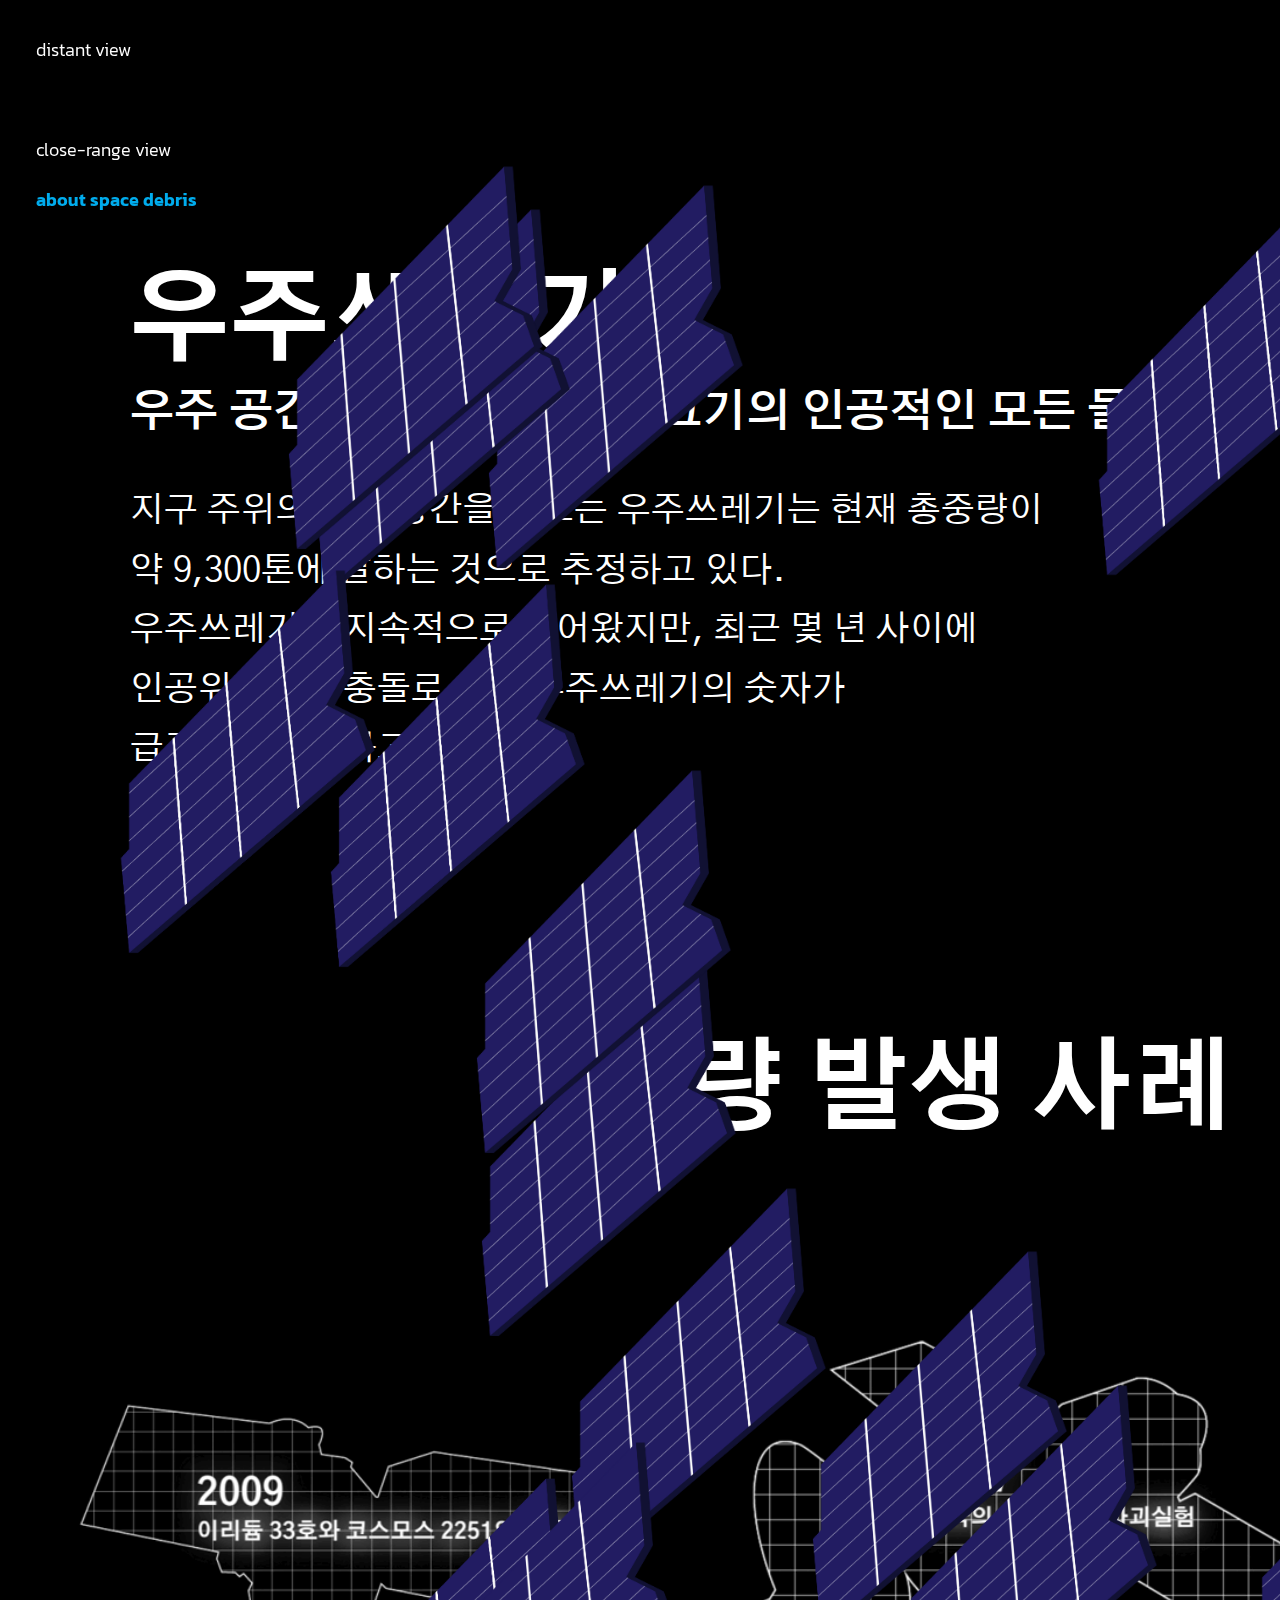
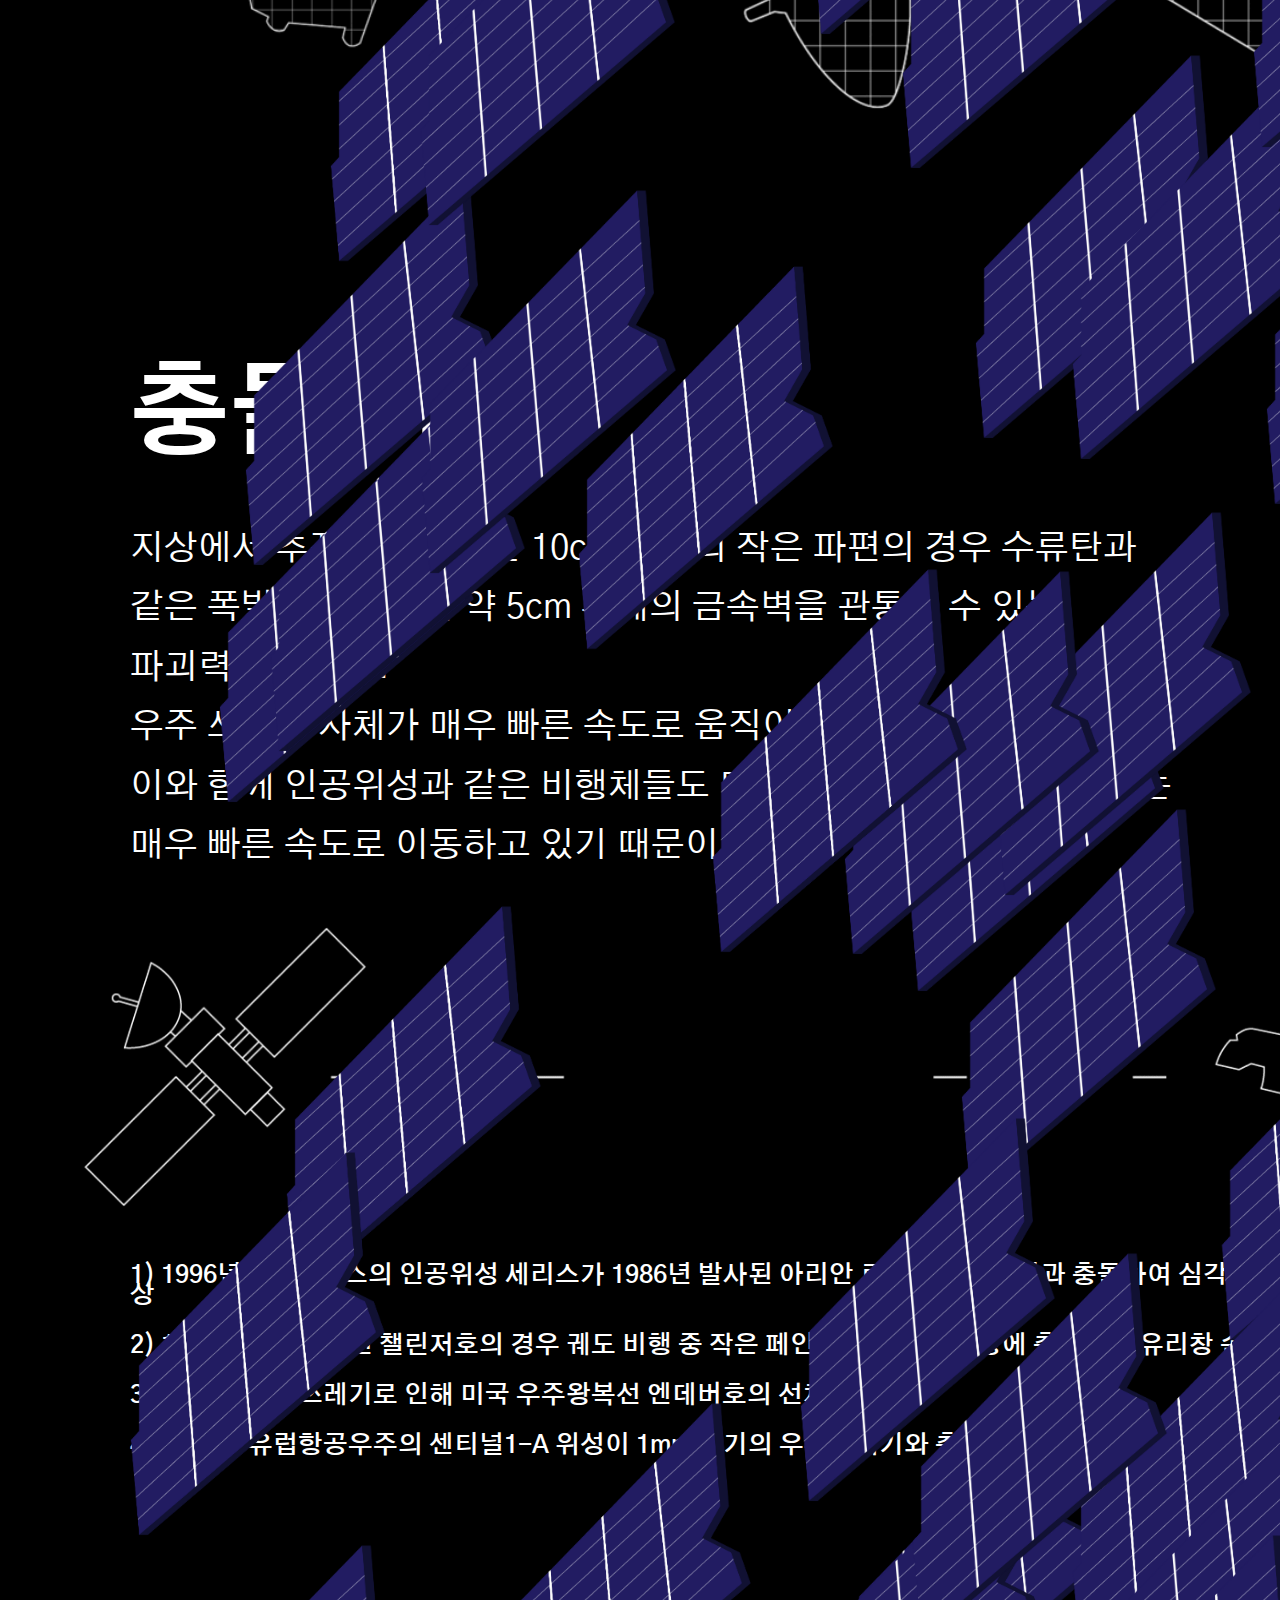
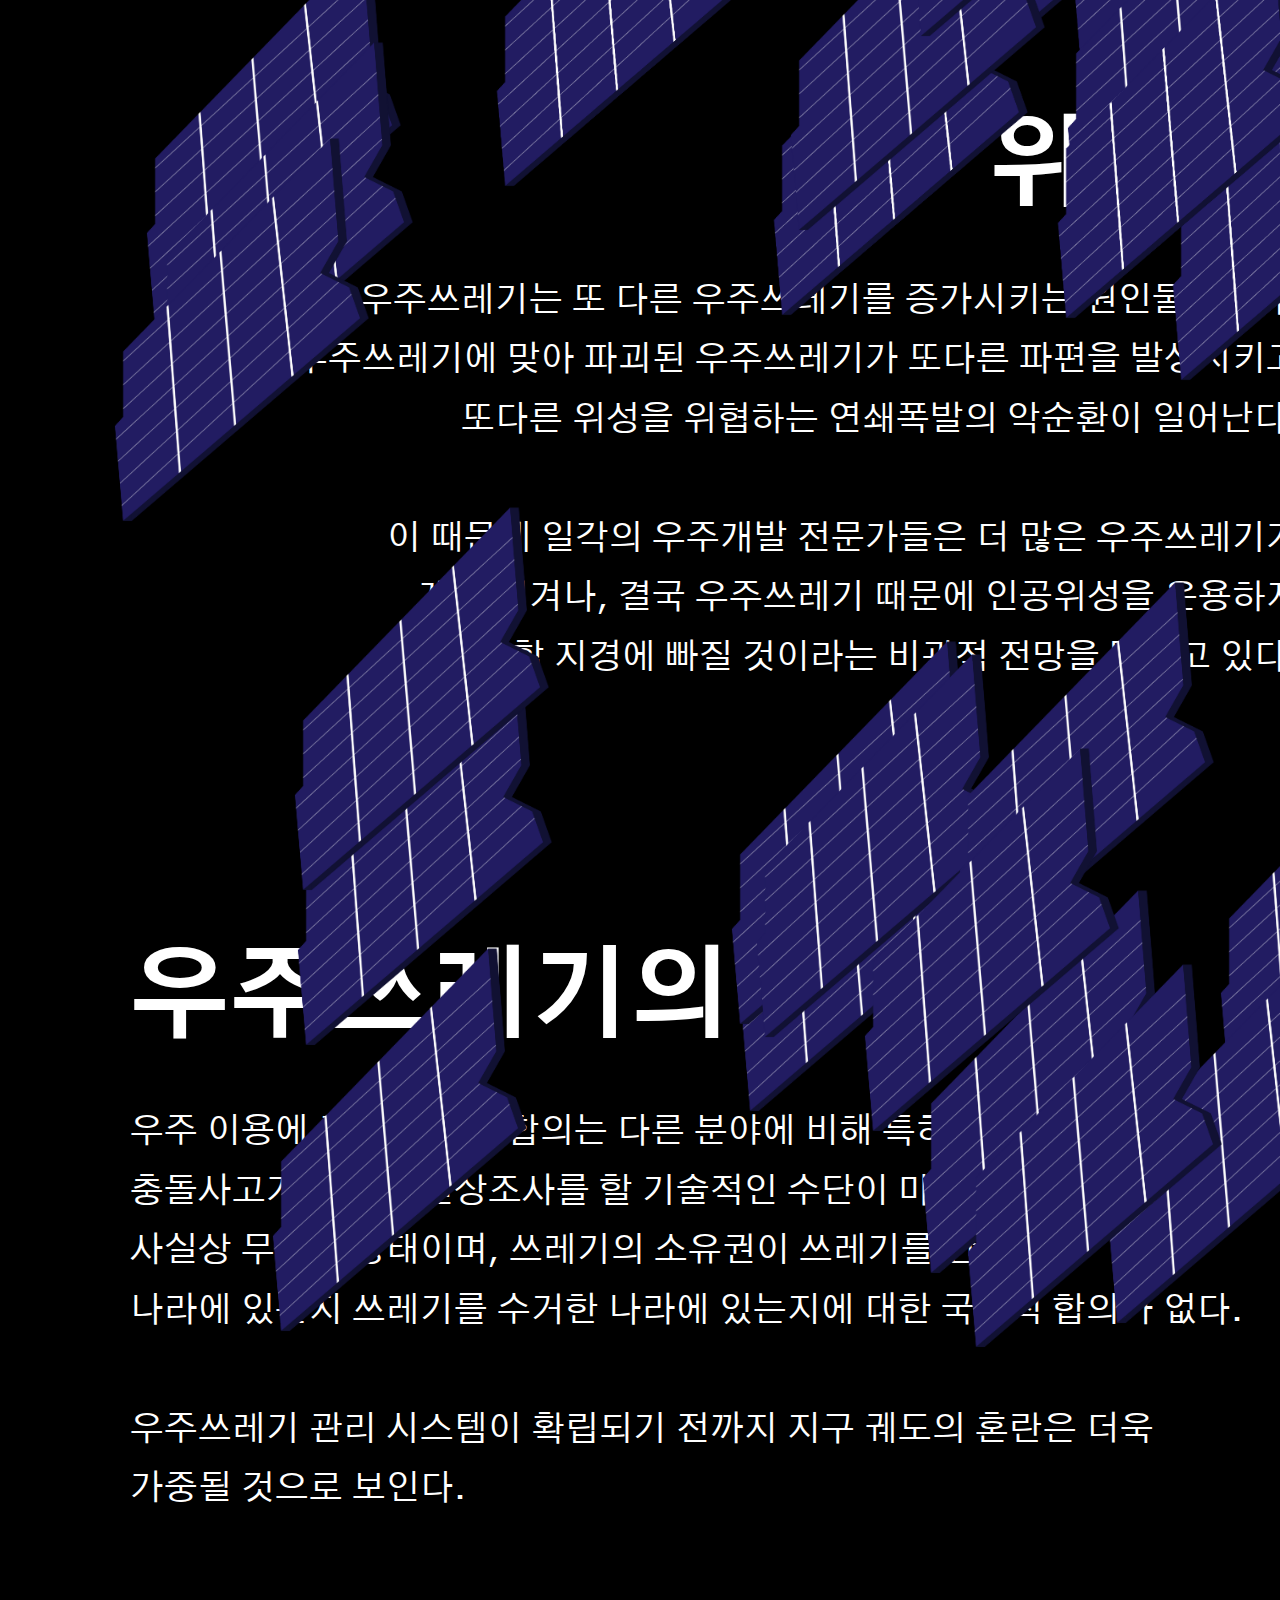
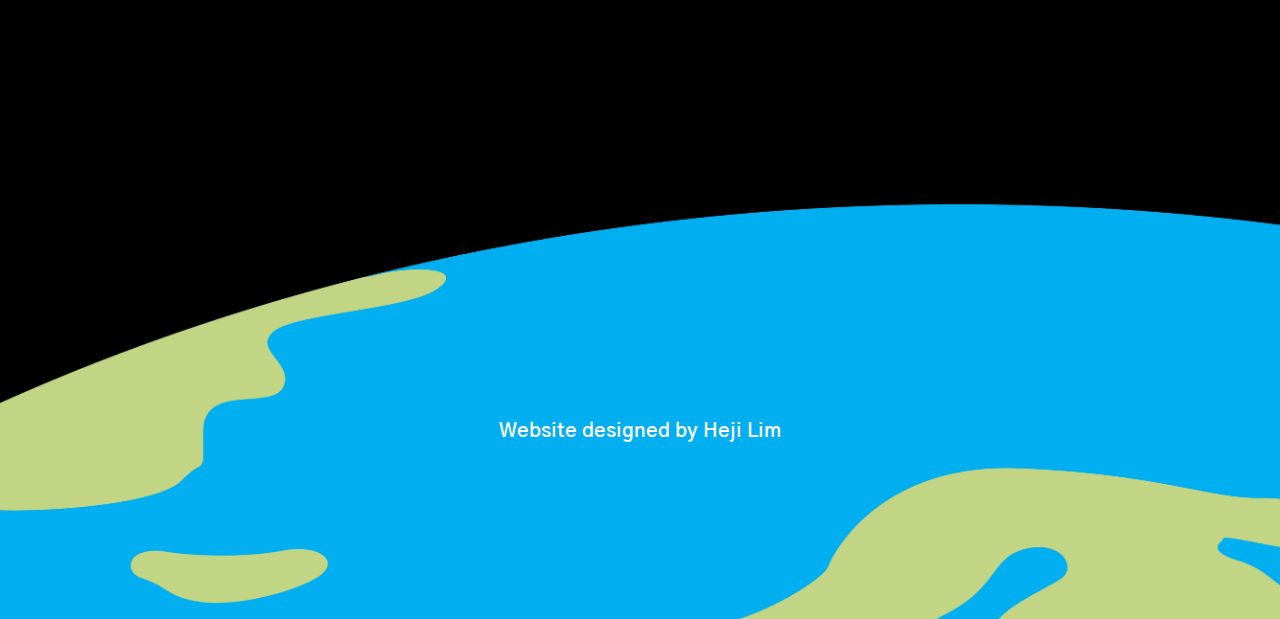
<file: 4.html>
<!DOCTYPE html>
<html>
<head>

	  <link rel="preconnect" href="https://fonts.googleapis.com">
<link rel="preconnect" href="https://fonts.gstatic.com" crossorigin>
<link href="https://fonts.googleapis.com/css2?family=Gothic+A1:wght@400;600;800&family=Kanit:wght@300;400;600&display=swap" rel="stylesheet">



	<title>about space debris</title>
	<style>

		     a:link { color: black; text-decoration: none;}
 a:visited { color: black; text-decoration: none;}





		body{ background: black; overflow-x: hidden;
			  -ms-overflow-style:none; margin: 0;  height: 4500px; 

				 font-family: 'Gothic A1', sans-serif;}

		body::-webkit-scrollbar {display: none;}
		
		section {margin:0;}


		#star{display: none;}
		.starClone{ position: absolute; left: 0; top: 0; z-index: 2;  
					width: 400px; height: 400px;}


    




		.all { margin: auto; width: 1300px; padding-top: 0px;

		}


		.box {margin: auto; }

		.box2 {margin: auto; text-align: right; }

		

		.padding-top { padding-top: 250px; }


		.textbox{margin:auto; 

			color: white; margin: auto; text-align: left;}


			.textbox2{margin:auto; 

			color: white;  text-align: right;}


		.imgbox1 { width: 600px; height: 500px; background-color: blue; margin-right: 100px;
		 animation: up-down 1.4s infinite ease-in-out alternate; z-index :-10; }

					 @keyframes up-down{
			  from{
			    transform: translatey(0px);
			  }
			  to{
			    transform: translatey(80px);
			  }
			}

		.imgbox2 { width: 600px; height: 500px; background-color: yellow;
		  animation: up-down2 1.4s infinite ease-in-out alternate; z-index :-10;}


		  @keyframes up-down2{
			  from{
			    transform: translatey(80px);
			  }
			  to{
			    transform: translatey(0px);
			  }
			}


		.imgbox3 {width: 1300px; height: 300px; background-color: blue;
		          margin-top: 30px; margin-bottom: 30px;}

		          .size {width: 700px; }
		           .size2 {width: 1500px; }


		h2 {color: white; margin: auto; text-align: left; font-size:100px;}

		.t1{color: white; margin: auto; text-align: left; font-size:45px;
				padding-top: 0px; font-weight: 600;}
		.t2{color: white; margin: auto; text-align: left; font-size:35px;
		 padding-top: 40px; line-height: 1.7;}

		 .t3{color: white; margin: auto; text-align: left; font-size:25px;
		 padding-top: 30px; line-height: 0.8;font-weight: 600; }



		 .tr2{color: white; margin: auto; text-align: right; font-size:35px;
		 padding-top: 40px; line-height: 1.7;}


		 .padding-bottom { padding-bottom: 200px; }



		 .footer{ margin: 0; height: 500px; background-image: url(footer.jpg); background-size: cover;  }
		 .ft { margin: auto; text-align: center; padding-top: 300px; color:white; font-weight: 600; font-size: 20px;}



		 .hidden {overflow: hidden;}




				nav { position: sticky; top: 0px; margin-left: 2%; font-family: 'Kanit', sans-serif;}

					a { text-decoration:none }

	
 					a:visited { color: white; text-decoration: none;}
 					a:hover { color: white; text-decoration: none;}


			
	.container{
   max-width:205px;
   background color: black
   margin-left: 10%;
   padding:10px 0px 20px 0px;
   border-radius:4px;
   display: fixed;
   z-index: 10;
}



.linkhere{
   font-size:18px;
   font-weight:300;
   text-align:left;
   position:relative;
   height:40px;
   line-height:40px;
   margin-top:10px;
   overflow:hidden;
   width:90%;
   margin-left:5%;
   cursor:pointer;
}


.flex {display:flex; padding-top: 50px;}


.link{
   font-size:18px;
   font-weight:300;
   text-align:left;
   position:relative;
   height:40px;
   line-height:40px;
   margin-top:10px;
   overflow:hidden;
   width:90%;
   margin-left:5%;
   cursor:pointer;
}
.link:after{
   content: '';
   position:absolute;
   width:80%;
   border-bottom:2px solid rgba(255, 255, 255, 0.5);
   bottom:50%;
   left:-100%;
   transition-delay: all 0.5s;
   transition: all 0.5s;
}
.link:hover:after,
.link.hover:after{
   left:100%;
}
.link .text{
   text-shadow:0px -40px 0px rgba(255, 255, 255, 1);
   transition:all 0.75s;
   transform:translateY(100%) translateZ(0);
   transition-delay:all 0.25s;
}


.linkhere .here{
   text-shadow:0px -40px 0px rgba(0, 172, 237, 1);
   transition:all 0.75s;
   transform:translateY(100%) translateZ(0);
   transition-delay:all 0.25s;
   font-weight:600;
}


.link:hover .text,
.link.hover .text{
   text-shadow:0px -40px 0px rgba(255, 255, 255, 1);
   transform:translateY(0%) translateZ(0);
   font-weight:400;
}





.wrapper {
  display: flex;
  justify-content: center;
  align-items: center;
  min-height: 100vh;
}



.flux {
  animation: flux 3s linear infinite;
  -moz-animation: flux 3s linear infinite;
  -webkit-animation: flux 3s linear infinite;
  -o-animation: flux 3s linear infinite;
}

@keyframes flux {
  0%,
  100% {

  	 text-shadow: 0 0 .5vw #858585, 0 0 1.5vw #858585, 0 0 5vw #858585;
    color:white;
   
  }
  50% {
    text-shadow: 0 0 1vw #000000, 0 0 3vw #000000, 0 0 10vw #000000 ;
    color:white;
  }
}



.left {padding-left: 10%;}
.right {padding-right: : 10%;}

.left2 {padding-left: 45%;}
.left3 {padding-left:76%;}


	</style>




</head>
<body>


<nav>
	
<div class="container">
  <div class="container">
  <div class="link">
    <div class="text"><a href="index.html">distant view</a></div>
  </div>
  <div class="link">
    <div class="text"><a href="2.html">middle distance view</a></div>
  </div>
  <div class="link">
    <div class="text"><a href="3.html">close-range view</a></div>
  </div>
  <div class="linkhere">
    <div class="here"><a href="4.html">about space debris</a></div>
  </div>

</div>

</div>


  <script type="text/javascript">
  	
  	var links = document.getElementsByClassName('link')
	for(var i = 0; i <= links.length; i++)
	   addClass(i)


	function addClass(id){
   setTimeout(function(){
      if(id > 0) links[id-1].classList.remove('hover')
      links[id].classList.add('hover')
   }, id*750) 
}




  </script>





</nav>






<section class="all">


	<section>

	<div class="box">
	<h2 class="flux left">우주쓰레기</h2>
	<p class="textbox t1 left">
		우주 공간을 떠도는 다양한 크기의 인공적인 모든 물체
	</p>
	<p class="textbox t2 left">
		지구 주위의 우주 공간을 떠도는 우주쓰레기는 현재 총중량이<br>
		약 9,300톤에 달하는 것으로 추정하고 있다.<br>
		우주쓰레기는 지속적으로 늘어왔지만, 최근 몇 년 사이에<br> 인공위성간의
		충돌로 인해 우주쓰레기의 숫자가 <br>급격하게 증가하고 있다.
	</p>

	</div>
	</section>



	<section class="box2 padding-top">
	<h2 class="textbox2, flux left2">대량 발생 사례</h2>
	<div class="flex">
		
		<div class="imgbox1"> <img class="size" src="1.gif"></div>

		<div class="imgbox2"><img class="size" src="2.gif"></div>


	</div>


	</section>




	<section class="padding-top">

	<div class="box">
	<h2 class="flux left">충돌 사례</h2>

	<p class="textbox t2 left">
		지상에서 추적이 불가능한 10cm 이하의 작은 파편의 경우 수류탄과<br>
		같은 폭발력을 가지며 약 5cm 두께의 금속벽을 관통할 수 있는<br>
		파괴력을 가진다.<br>우주 쓰레기 자체가 매우 빠른 속도로 움직이고 있으며<br>이와 함께 인공위성과 같은 비행체들도 대략 시속 29,000km에 달하는 <br> 매우 빠른 속도로 이동하고 있기 때문이다.</p>


	<div class="imgbox3"><img class="size2" src="crash.gif"></div>

	<div class="small"> 
	<p class="textbox t3 left">

		1) 1996년 7월 프랑스의 인공위성 세리스가 1986년 발사된 아리안 로켓의
		파편조각과 충돌하여 심각한 손상
	 </p>

	 <p class="textbox t3 left">

		2) 1983년 우주왕복선 챌린저호의 경우 궤도 비행 중 작은 페인트 조각이 유리창에 충돌하여 유리창 손상
	 </p>

	 <p class="textbox t3 left">

		3) 2007년 우주쓰레기로 인해 미국 우주왕복선 엔데버호의 선체에 구멍
	 </p>

	 <p class="textbox t3 left">
		4) 2016년 유럽항공우주의 센티널1-A 위성이 1mm 크기의 우주쓰레기와
		충돌해 40cm 가량 파손 
	 </p>





	 </div>



	</div>
	</section>



	<section class="padding-top">

	<div class="box">
	<h2 class="textbox2, flux left3">위험성</h2>

	<p class="textbox tr2">
		우주쓰레기는 또 다른 우주쓰레기를 증가시키는 원인물질이다.<br>
	우주쓰레기에 맞아 파괴된 우주쓰레기가 또다른 파편을 발생시키고<br>또다른 위성을 위협하는 연쇄폭발의 악순환이 일어난다. 
	<br><br> 이 때문에 일각의 우주개발 전문가들은 더 많은 우주쓰레기가 <br> 
	계속 생겨나, 결국 우주쓰레기 때문에 인공위성을 운용하지<br> 못할 지경에 빠질 것이라는 비관적 전망을 말하고 있다.
	</p>

	</div>
	</section>





	<section class="padding-top padding-bottom">

	<div class="box">
	<h2 class="textbox, flux left">우주쓰레기의 주인</h2>

	<p class="textbox t2 left">
		우주 이용에 관한 국제적 합의는 다른 분야에 비해 특히 더디다.<br>
	충돌사고가 생겨도 진상조사를 할 기술적인 수단이 마땅치 않기 때문에<br>사실상 무방비 상태이며, 쓰레기의 소유권이 쓰레기를 만든
	<br> 나라에 있는지 쓰레기를 수거한 나라에 있는지에 대한 국제적 합의가 없다.
	<br><br>우주쓰레기 관리 시스템이 확립되기 전까지 지구 궤도의 혼란은 더욱<br>
	가중될 것으로 보인다.

	</div>
	</section>





	</section>


	<footer class="footer right">
		<p class="ft">Website designed by Heji Lim</p>
	</footer>












<img src="trash1.png", id="star">
<script type="text/javascript">




	var starArray = [];

	var t = document.getElementById("star");
	for(var i=0; i<70; i++){
		var n = t.cloneNode(true);
		n.style.display = "block";
		n.className = "starClone";
		n.id = "s" + i;

		n.style.left = Math.random()*1500 + "px";
		n.style.top = Math.random()*4200 + "px";
		n.addEventListener("mouseover", myFunction);
		document.body.appendChild(n);	
	}
	
	function myFunction(){
		this.style.left = event.clientX;
		this.style.top = event.clientY;	
		console.log(event.clientX);
		console.log(event.clientY);
		starArray.push(event.target.id);
		this.removeEventListener("mouseover", myFunction);
		console.log(starArray);
	}

	window.onmousemove = function(){
		for(var i=0; i<starArray.length; i++){
			var t = document.getElementById(starArray[i]);
			t.style.left = (event.pageX + Math.random()*10) + "px";
			t.style.top = (event.pageY + Math.random()*10) + "px";
		}
	}
</script>







</body>
</html>
</file>
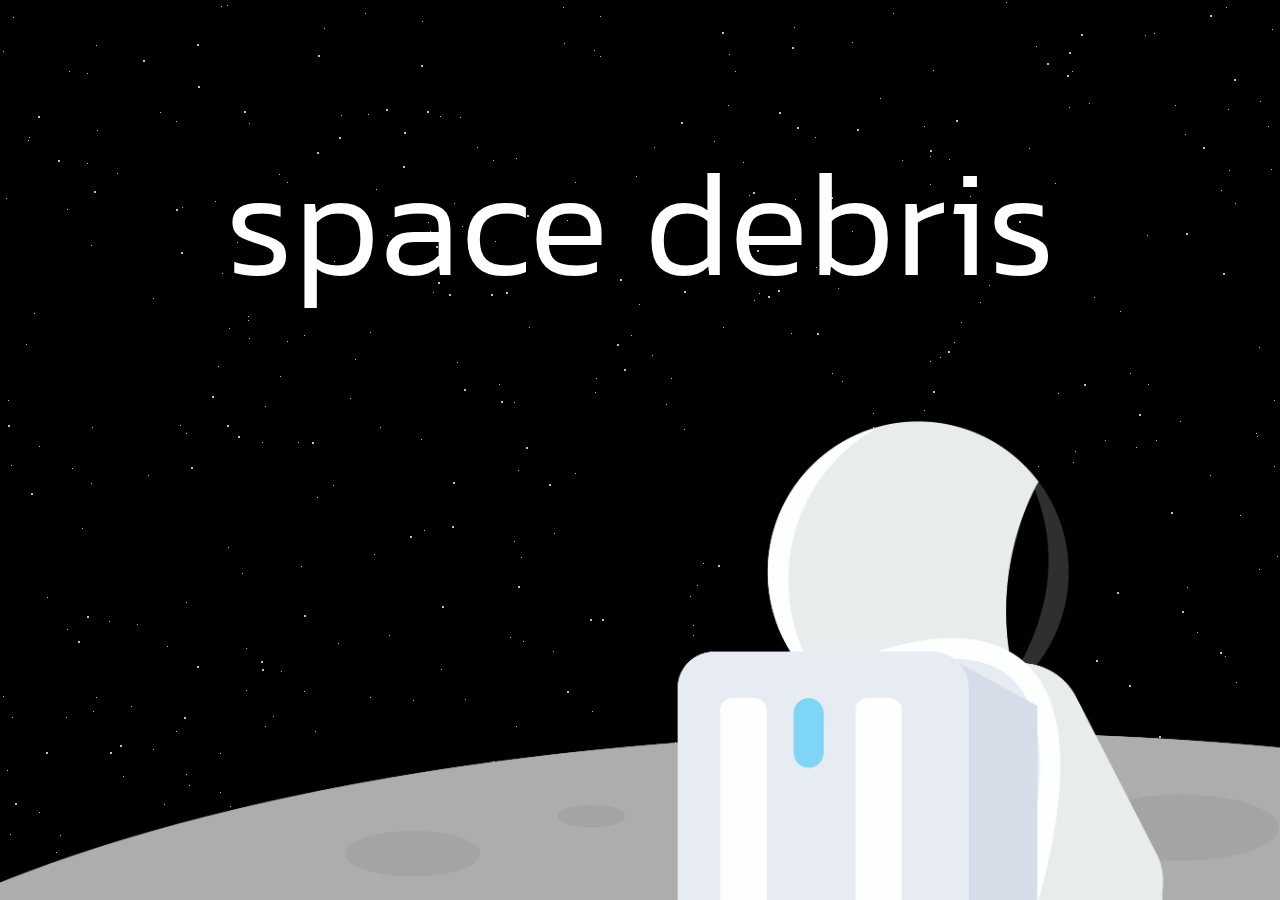
<file: main.html>
<!DOCTYPE html>
<html lang="en" >
<head>
  <meta charset="UTF-8">
  <link href="https://fonts.googleapis.com/css2?family=Gothic+A1:wght@400;600;800&family=Kanit:wght@300;400;600&display=swap" rel="stylesheet">
  <title>space debris</title>


  <style type="text/css">

    html {
  height: 100%;
}
html body {
  width: 100%;
  height: 100%;
  margin: 0;
  font-family: 'Kanit', sans-serif;
}





.container {
  display: block;
  position: relative;
  width: 100%;
  height: 100%;
  background: black;
}
.container .text {
  color: #FFF;
 
  width: 1000px;
  height: 500px;
  position: absolute;
  text-align: center;


  top: 50%;
  right: 50%;
 position: absolute;top: 40%;left: 50%;
  margin-top: -250px;
  margin-left: -500px;


 
  font-size: 150px;
 font-family: 'Kanit', sans-serif;
  font-weight:300;
}


.flux {
  animation: flux 3s linear infinite;
  -moz-animation: flux 3s linear infinite;
  -webkit-animation: flux 3s linear infinite;
  -o-animation: flux 3s linear infinite;
}

@keyframes flux {
  0%,
  100% {

     text-shadow: 0 0 .5vw #858585, 0 0 1.5vw #858585, 0 0 5vw #858585;
    color:white;
   
  }
  50% {
    text-shadow: 0 0 1vw #000000, 0 0 3vw #000000, 0 0 10vw #000000 ;
    color:white;
  }
}




.container .img {
 
  position: absolute;
 bottom:0%;
 height: 55vh;
 width: 100vw;
 color: white;
 background-image: url(main.png); background-size: cover;







}





.stars {
  z-index: 10;
  width: 1px;
  height: 1px;
  border-radius: 50%;
  background: transparent;
  box-shadow:  1128px 865px #FFF , 1187px 587px #FFF , 763px 1102px #FFF , 210px 2314px #FFF , 631px 1680px #FFF , 472px 2270px #FFF , 2250px 1433px #FFF , 2102px 1610px #FFF , 2396px 943px #FFF , 974px 1002px #FFF , 1585px 644px #FFF , 504px 839px #FFF , 1093px 2463px #FFF , 1454px 1129px #FFF , 1913px 496px #FFF , 1646px 212px #FFF , 287px 182px #FFF , 1559px 2153px #FFF , 529px 327px #FFF , 1982px 1327px #FFF , 1904px 1566px #FFF , 2283px 1152px #FFF , 1654px 1667px #FFF , 639px 1085px #FFF , 2469px 11px #FFF , 728px 105px #FFF , 1952px 1990px #FFF , 932px 1355px #FFF , 2349px 192px #FFF , 301px 566px #FFF , 881px 1091px #FFF , 1px 1996px #FFF , 1654px 1078px #FFF , 2093px 215px #FFF , 435px 1075px #FFF , 1638px 2334px #FFF , 426px 1523px #FFF , 67px 2483px #FFF , 564px 43px #FFF , 412px 2266px #FFF , 1300px 1898px #FFF , 307px 1116px #FFF , 652px 355px #FFF , 1405px 1353px #FFF , 2235px 1743px #FFF , 1175px 105px #FFF , 2001px 575px #FFF , 152px 1905px #FFF , 2137px 2399px #FFF , 998px 1613px #FFF , 849px 757px #FFF , 1336px 1953px #FFF , 1309px 2472px #FFF , 2529px 624px #FFF , 1187px 945px #FFF , 465px 699px #FFF , 2299px 1299px #FFF , 2557px 616px #FFF , 2120px 46px #FFF , 260px 2340px #FFF , 457px 362px #FFF , 533px 818px #FFF , 97px 130px #FFF , 818px 860px #FFF , 82px 528px #FFF , 771px 2223px #FFF , 1967px 886px #FFF , 1253px 2150px #FFF , 1210px 475px #FFF , 1692px 515px #FFF , 1616px 86px #FFF , 567px 220px #FFF , 1844px 289px #FFF , 1039px 683px #FFF , 2329px 2452px #FFF , 636px 1421px #FFF , 164px 804px #FFF , 900px 1906px #FFF , 1228px 109px #FFF , 1119px 743px #FFF , 354px 1770px #FFF , 2131px 179px #FFF , 144px 1310px #FFF , 1431px 1151px #FFF , 1120px 311px #FFF , 2321px 1712px #FFF , 1821px 2476px #FFF , 1407px 1584px #FFF , 2410px 2155px #FFF , 506px 1038px #FFF , 2352px 1586px #FFF , 1571px 749px #FFF , 1021px 1740px #FFF , 876px 2001px #FFF , 1901px 1109px #FFF , 56px 852px #FFF , 1507px 2403px #FFF , 214px 2158px #FFF , 2511px 2290px #FFF , 1936px 289px #FFF , 2149px 2284px #FFF , 966px 791px #FFF , 1119px 1717px #FFF , 600px 56px #FFF , 1590px 804px #FFF , 954px 434px #FFF , 2089px 656px #FFF , 1714px 1166px #FFF , 807px 852px #FFF , 166px 1037px #FFF , 885px 1365px #FFF , 2325px 2560px #FFF , 268px 2391px #FFF , 942px 613px #FFF , 1272px 29px #FFF , 1154px 33px #FFF , 431px 845px #FFF , 922px 1558px #FFF , 682px 1077px #FFF , 498px 1138px #FFF , 832px 373px #FFF , 89px 1204px #FFF , 153px 2496px #FFF , 852px 2173px #FFF , 679px 1802px #FFF , 2316px 672px #FFF , 765px 1949px #FFF , 1935px 393px #FFF , 1867px 1654px #FFF , 1355px 1915px #FFF , 930px 156px #FFF , 252px 2483px #FFF , 1335px 622px #FFF , 509px 1105px #FFF , 292px 1440px #FFF , 707px 1019px #FFF , 1150px 2365px #FFF , 240px 1095px #FFF , 2335px 2378px #FFF , 520px 2072px #FFF , 833px 1735px #FFF , 578px 1608px #FFF , 2533px 530px #FFF , 82px 2209px #FFF , 1072px 71px #FFF , 357px 1503px #FFF , 1257px 1193px #FFF , 1118px 752px #FFF , 3px 696px #FFF , 1184px 964px #FFF , 1248px 1508px #FFF , 67px 209px #FFF , 975px 1530px #FFF , 1588px 257px #FFF , 1912px 2335px #FFF , 950px 1183px #FFF , 1996px 2316px #FFF , 1221px 1033px #FFF , 454px 203px #FFF , 2308px 645px #FFF , 373px 1194px #FFF , 2500px 1695px #FFF , 1257px 436px #FFF , 1365px 51px #FFF , 726px 1859px #FFF , 1874px 1436px #FFF , 2411px 1366px #FFF , 1261px 1956px #FFF , 432px 1761px #FFF , 2457px 1285px #FFF , 1892px 1168px #FFF , 1703px 1739px #FFF , 2121px 2544px #FFF , 2254px 1027px #FFF , 2470px 347px #FFF , 1565px 1714px #FFF , 1866px 1118px #FFF , 1982px 398px #FFF , 863px 1185px #FFF , 517px 1479px #FFF , 2303px 2120px #FFF , 1138px 982px #FFF , 385px 2176px #FFF , 262px 442px #FFF , 1786px 1349px #FFF , 65px 1143px #FFF , 2383px 2018px #FFF , 1995px 1657px #FFF , 1947px 1368px #FFF , 1289px 1336px #FFF , 345px 1816px #FFF , 1160px 1257px #FFF , 1927px 1746px #FFF , 2076px 1531px #FFF , 243px 1820px #FFF , 1472px 413px #FFF;
  animation: animStar 100s linear infinite;
}
.stars:after {
  content: " ";
  top: -600px;
  width: 1px;
  height: 1px;
  border-radius: 50%;
  position: absolute;
  backgroud: transparent;
  box-shadow: 84px 1503px #FFF , 1145px 1465px #FFF , 262px 218px #FFF , 122px 272px #FFF , 1428px 708px #FFF , 1069px 707px #FFF , 815px 268px #FFF , 485px 1822px #FFF , 2231px 933px #FFF , 1651px 1233px #FFF , 263px 2546px #FFF , 592px 835px #FFF , 619px 458px #FFF , 688px 2262px #FFF , 87px 673px #FFF , 974px 1760px #FFF , 1483px 2388px #FFF , 1726px 750px #FFF , 1782px 2388px #FFF , 967px 1829px #FFF , 453px 370px #FFF , 1963px 465px #FFF , 811px 1765px #FFF , 433px 497px #FFF , 808px 1273px #FFF , 1160px 185px #FFF , 915px 270px #FFF , 251px 1618px #FFF , 104px 2060px #FFF , 1987px 2041px #FFF , 396px 2505px #FFF , 833px 1856px #FFF , 2334px 2189px #FFF , 1786px 1400px #FFF , 1560px 1924px #FFF , 1507px 1431px #FFF , 1313px 603px #FFF , 1094px 897px #FFF , 1417px 1575px #FFF , 1990px 1877px #FFF , 2194px 603px #FFF , 337px 1618px #FFF , 2310px 2131px #FFF , 2551px 231px #FFF , 1307px 764px #FFF , 1418px 2151px #FFF , 301px 2210px #FFF , 1763px 2424px #FFF , 641px 2347px #FFF , 2179px 205px #FFF , 96px 171px #FFF , 1147px 835px #FFF , 316px 1452px #FFF , 1974px 1339px #FFF , 1389px 175px #FFF , 1431px 2197px #FFF , 1689px 2020px #FFF , 2009px 111px #FFF , 1035px 1559px #FFF , 1315px 1461px #FFF , 2346px 1964px #FFF , 389px 1235px #FFF , 238px 2447px #FFF , 510px 1237px #FFF , 1553px 219px #FFF , 1751px 143px #FFF , 516px 1326px #FFF , 938px 1197px #FFF , 2545px 877px #FFF , 2359px 2065px #FFF , 1295px 2146px #FFF , 816px 2225px #FFF , 429px 1849px #FFF , 3px 651px #FFF , 1355px 2519px #FFF , 2539px 1169px #FFF , 373px 102px #FFF , 1814px 1946px #FFF , 993px 2076px #FFF , 1996px 1309px #FFF , 2186px 8px #FFF , 1229px 770px #FFF , 1987px 1474px #FFF , 1314px 1466px #FFF , 176px 721px #FFF , 477px 1547px #FFF , 1345px 1805px #FFF , 764px 1418px #FFF , 1315px 1919px #FFF , 1904px 2521px #FFF , 386px 2506px #FFF , 131px 1805px #FFF , 90px 434px #FFF , 2393px 993px #FFF , 1669px 379px #FFF , 1139px 589px #FFF , 1888px 1541px #FFF , 1826px 798px #FFF , 2454px 2403px #FFF , 695px 20px #FFF , 638px 1798px #FFF , 1935px 924px #FFF , 1344px 633px #FFF , 286px 311px #FFF , 1014px 2388px #FFF , 575px 1073px #FFF , 2260px 843px #FFF , 984px 1754px #FFF , 61px 387px #FFF , 694px 463px #FFF , 1412px 531px #FFF , 422px 1515px #FFF , 1357px 1154px #FFF , 2062px 1526px #FFF , 480px 168px #FFF , 324px 628px #FFF , 2444px 1967px #FFF , 964px 75px #FFF , 15px 203px #FFF , 2124px 1220px #FFF , 304px 935px #FFF , 1073px 2262px #FFF , 2058px 2228px #FFF , 1361px 359px #FFF , 1667px 2490px #FFF , 1544px 1413px #FFF , 2379px 177px #FFF , 924px 1010px #FFF , 1566px 305px #FFF , 880px 2305px #FFF , 1312px 2456px #FFF , 1215px 1918px #FFF , 1925px 612px #FFF , 449px 2260px #FFF , 2180px 1868px #FFF , 7px 1370px #FFF , 924px 2439px #FFF , 248px 920px #FFF , 1353px 2203px #FFF , 888px 2130px #FFF , 2510px 934px #FFF , 549px 1993px #FFF , 2532px 83px #FFF , 1032px 1947px #FFF , 1866px 1270px #FFF , 2333px 461px #FFF , 551px 593px #FFF , 2022px 1625px #FFF , 2030px 854px #FFF , 1987px 715px #FFF , 633px 2002px #FFF , 249px 938px #FFF , 54px 2401px #FFF , 1657px 1311px #FFF , 953px 2459px #FFF , 978px 2137px #FFF , 2137px 2509px #FFF , 1508px 1924px #FFF , 77px 2361px #FFF , 1555px 2450px #FFF , 2510px 1127px #FFF , 245px 1471px #FFF , 495px 1488px #FFF , 1486px 1482px #FFF , 1838px 1816px #FFF , 1745px 1194px #FFF , 602px 2128px #FFF , 1713px 2185px #FFF , 1585px 1224px #FFF , 2004px 1817px #FFF , 880px 588px #FFF , 2290px 1959px #FFF , 762px 1778px #FFF , 1491px 600px #FFF , 35px 1942px #FFF , 1801px 1432px #FFF , 2210px 2253px #FFF , 980px 1955px #FFF , 498px 2237px #FFF , 1059px 386px #FFF , 2194px 1133px #FFF , 1812px 698px #FFF , 1550px 2217px #FFF , 2131px 2182px #FFF , 104px 1659px #FFF , 1711px 1813px #FFF , 1514px 1233px #FFF , 2243px 1405px #FFF , 242px 1173px #FFF , 1918px 1331px #FFF , 10px 1434px #FFF , 1249px 478px #FFF , 1001px 2408px #FFF , 2504px 2090px #FFF , 2412px 122px #FFF , 678px 1378px #FFF , 645px 474px #FFF , 247px 1441px #FFF , 987px 2198px #FFF , 2540px 2491px #FFF , 790px 1988px #FFF , 1427px 1067px #FFF , 1302px 1528px #FFF , 1715px 1753px #FFF , 31px 2237px #FFF , 173px 1458px #FFF , 551px 1728px #FFF , 2509px 1313px #FFF , 2506px 819px #FFF , 922px 2461px #FFF , 2395px 1774px #FFF , 2053px 223px #FFF , 2199px 646px #FFF , 815px 737px #FFF , 144px 1645px #FFF , 39px 1046px #FFF , 67px 1229px #FFF , 2041px 1059px #FFF , 1785px 1083px #FFF , 1488px 2481px #FFF , 462px 826px #FFF , 960px 270px #FFF , 272px 2355px #FFF , 1626px 502px #FFF , 1136px 1047px #FFF , 997px 1513px #FFF , 2059px 466px #FFF , 185px 47px #FFF , 1386px 1833px #FFF , 2144px 1209px #FFF , 1074px 2286px #FFF , 1906px 655px #FFF , 265px 1006px #FFF , 666px 1004px #FFF , 2216px 1618px #FFF , 2368px 317px #FFF , 2131px 517px #FFF , 93px 1311px #FFF , 1935px 830px #FFF , 118px 500px #FFF , 1046px 1961px #FFF , 1380px 1974px #FFF , 182px 807px #FFF , 909px 2289px #FFF , 245px 382px #FFF , 413px 1300px #FFF , 529px 2214px #FFF , 495px 841px #FFF , 303px 2221px #FFF , 2437px 791px #FFF , 1948px 516px #FFF , 2513px 1901px #FFF , 2178px 2547px #FFF , 818px 372px #FFF , 1792px 1255px #FFF , 47px 1197px #FFF , 873px 1981px #FFF , 341px 2060px #FFF , 61px 2173px #FFF , 1660px 835px #FFF , 2175px 2050px #FFF , 949px 2090px #FFF , 2201px 2388px #FFF , 1104px 350px #FFF , 2174px 847px #FFF , 1608px 925px #FFF , 1045px 14px #FFF , 2273px 1991px #FFF , 277px 2473px #FFF , 1757px 1116px #FFF , 1178px 2033px #FFF , 1567px 1761px #FFF , 1039px 541px #FFF , 3px 2280px #FFF , 795px 1320px #FFF , 2106px 2232px #FFF , 616px 1491px #FFF , 75px 1621px #FFF , 2560px 1605px #FFF , 786px 1694px #FFF , 2498px 1580px #FFF , 72px 1068px #FFF , 1724px 1282px #FFF , 1590px 928px #FFF , 2300px 441px #FFF , 916px 222px #FFF , 1277px 1156px #FFF , 32px 2411px #FFF , 1029px 748px #FFF , 1143px 1339px #FFF , 1775px 631px #FFF , 51px 1596px #FFF , 835px 2044px #FFF , 553px 1251px #FFF , 2468px 971px #FFF , 883px 2431px #FFF , 1402px 1620px #FFF , 2507px 1511px #FFF , 2466px 651px #FFF , 399px 2080px #FFF , 1271px 769px #FFF , 21px 2498px #FFF , 651px 2264px #FFF , 1747px 2035px #FFF , 1789px 176px #FFF , 1374px 2347px #FFF , 1729px 1735px #FFF , 713px 138px #FFF , 639px 904px #FFF , 101px 253px #FFF , 1235px 803px #FFF , 458px 346px #FFF , 2156px 286px #FFF , 1596px 1670px #FFF , 2326px 338px #FFF , 92px 1027px #FFF , 1404px 1975px #FFF , 180px 1025px #FFF , 750px 1917px #FFF , 1825px 1178px #FFF , 1905px 68px #FFF , 435px 1669px #FFF , 1826px 1422px #FFF , 2472px 1178px #FFF , 151px 2072px #FFF , 529px 207px #FFF , 2282px 1118px #FFF , 1612px 1677px #FFF , 1100px 436px #FFF , 2479px 58px #FFF , 1979px 1994px #FFF , 654px 747px #FFF , 646px 1527px #FFF , 2221px 661px #FFF , 1981px 990px #FFF , 1241px 1480px #FFF , 2215px 168px #FFF , 1043px 467px #FFF , 350px 998px #FFF , 1260px 701px #FFF , 1452px 2147px #FFF , 1301px 615px #FFF , 719px 2450px #FFF , 1815px 148px #FFF , 1886px 1620px #FFF , 1863px 639px #FFF , 1302px 1871px #FFF , 2012px 707px #FFF , 1122px 1856px #FFF , 565px 1606px #FFF , 1057px 296px #FFF , 334px 861px #FFF , 2106px 2358px #FFF , 2229px 411px #FFF , 481px 2070px #FFF , 1572px 1407px #FFF , 930px 961px #FFF , 2451px 2559px #FFF , 1325px 770px #FFF , 1273px 1578px #FFF , 121px 246px #FFF , 1230px 1777px #FFF , 1287px 646px #FFF , 1818px 918px #FFF , 2508px 1972px #FFF , 2515px 1085px #FFF , 1508px 923px #FFF , 357px 15px #FFF , 1942px 897px #FFF , 2524px 666px #FFF , 1171px 2183px #FFF , 1316px 2064px #FFF , 1935px 2474px #FFF , 575px 782px #FFF , 459px 2382px #FFF , 690px 1196px #FFF , 1380px 1688px #FFF , 1203px 1661px #FFF , 1697px 2394px #FFF , 89px 1945px #FFF , 965px 47px #FFF , 242px 2034px #FFF , 1581px 1692px #FFF , 933px 670px #FFF , 1597px 1503px #FFF , 314px 1952px #FFF , 99px 234px #FFF , 293px 122px #FFF , 2256px 2163px #FFF , 433px 892px #FFF , 640px 2547px #FFF , 1524px 2159px #FFF , 411px 2385px #FFF , 2437px 2258px #FFF , 1382px 2172px #FFF , 688px 1360px #FFF , 2061px 1268px #FFF , 2109px 550px #FFF , 547px 1818px #FFF , 1052px 2290px #FFF , 1089px 703px #FFF , 1036px 646px #FFF , 2537px 1663px #FFF , 2492px 2340px #FFF , 1236px 1282px #FFF , 118px 2535px #FFF , 917px 2085px #FFF , 940px 957px #FFF , 2410px 2276px #FFF , 697px 1185px #FFF , 2281px 1420px #FFF , 881px 498px #FFF , 1664px 374px #FFF , 338px 1243px #FFF , 601px 1571px #FFF , 378px 2327px #FFF , 2413px 698px #FFF , 1055px 783px #FFF , 1315px 302px #FFF , 841px 55px #FFF , 951px 1883px #FFF , 1906px 2410px #FFF , 2400px 1365px #FFF , 1105px 1040px #FFF , 100px 1692px #FFF , 1638px 700px #FFF , 1226px 607px #FFF , 502px 2356px #FFF , 1908px 202px #FFF , 1639px 2346px #FFF , 1605px 539px #FFF , 1351px 806px #FFF , 144px 552px #FFF , 370px 932px #FFF , 1570px 654px #FFF , 127px 1939px #FFF , 954px 942px #FFF , 1539px 1316px #FFF , 493px 406px #FFF , 949px 759px #FFF , 237px 842px #FFF , 1500px 704px #FFF , 2529px 449px #FFF , 1951px 1881px #FFF , 571px 2539px #FFF , 1805px 335px #FFF , 68px 1570px #FFF , 1791px 2382px #FFF , 493px 760px #FFF , 1818px 1012px #FFF , 834px 1229px #FFF , 1198px 1719px #FFF , 300px 1397px #FFF , 831px 276px #FFF , 2366px 1346px #FFF , 2397px 1078px #FFF , 91px 1083px #FFF , 60px 1435px #FFF , 1660px 2535px #FFF , 1799px 1456px #FFF , 218px 966px #FFF , 252px 75px #FFF , 793px 60px #FFF , 772px 2395px #FFF , 1516px 2193px #FFF , 924px 2320px #FFF , 314px 2329px #FFF , 1315px 1055px #FFF , 771px 72px #FFF , 1038px 1066px #FFF , 1787px 1316px #FFF , 42px 1493px #FFF , 2312px 1528px #FFF , 2279px 2328px #FFF , 1432px 760px #FFF , 85px 359px #FFF , 808px 1502px #FFF , 480px 62px #FFF , 249px 723px #FFF , 2185px 1809px #FFF , 726px 1676px #FFF , 1078px 1513px #FFF , 1825px 2265px #FFF , 1903px 1190px #FFF , 1071px 154px #FFF , 2344px 1455px #FFF , 32px 2377px #FFF , 1756px 2539px #FFF , 421px 1039px #FFF , 2348px 231px #FFF , 347px 2319px #FFF , 2300px 1521px #FFF , 714px 534px #FFF , 852px 642px #FFF , 2366px 321px #FFF , 1626px 2362px #FFF , 719px 2122px #FFF , 1767px 393px #FFF , 1087px 1613px #FFF , 505px 1658px #FFF , 376px 1392px #FFF , 2063px 359px #FFF , 2076px 131px #FFF , 2343px 2450px #FFF , 1458px 641px #FFF , 1582px 1275px #FFF , 223px 2171px #FFF , 2327px 985px #FFF , 1943px 623px #FFF , 1843px 1762px #FFF , 1863px 1118px #FFF , 476px 1501px #FFF , 1535px 1874px #FFF , 1769px 1062px #FFF , 2399px 650px #FFF , 2124px 1781px #FFF , 2168px 1342px #FFF , 855px 2555px #FFF , 294px 1841px #FFF , 1795px 94px #FFF , 1628px 1085px #FFF , 1662px 374px #FFF , 1709px 295px #FFF , 1926px 2460px #FFF , 1484px 2224px #FFF , 1288px 2454px #FFF , 242px 406px #FFF , 1182px 1626px #FFF , 1941px 281px #FFF , 935px 370px #FFF , 738px 2021px #FFF , 2238px 2326px #FFF , 2043px 1793px #FFF , 2336px 1485px #FFF , 2391px 680px #FFF , 1890px 33px #FFF , 2251px 2406px #FFF , 1709px 550px #FFF , 1892px 698px #FFF , 186px 1374px #FFF , 1129px 2467px #FFF , 1524px 812px #FFF , 863px 261px #FFF , 2119px 1567px #FFF , 871px 40px #FFF , 2232px 1059px #FFF , 1893px 2335px #FFF , 1843px 8px #FFF , 1554px 877px #FFF , 2074px 464px #FFF , 2463px 1718px #FFF , 131px 2263px #FFF , 2522px 424px #FFF , 227px 605px #FFF , 889px 2353px #FFF , 1343px 953px #FFF , 20px 1476px #FFF , 970px 796px #FFF , 2056px 1279px #FFF , 87px 220px #FFF , 174px 2435px #FFF , 729px 2191px #FFF , 2398px 925px #FFF , 2360px 1961px #FFF , 1326px 1292px #FFF , 2414px 2484px #FFF , 930px 1308px #FFF , 1902px 1823px #FFF , 1621px 813px #FFF , 1320px 460px #FFF , 1910px 519px #FFF , 2446px 1788px #FFF , 332px 872px #FFF , 1360px 1131px #FFF , 2281px 1681px #FFF , 1393px 1925px #FFF , 1689px 2424px #FFF , 358px 429px #FFF , 455px 285px #FFF , 1742px 1282px #FFF , 2499px 901px #FFF , 1007px 1806px #FFF , 895px 266px #FFF , 514px 1141px #FFF , 2347px 1147px #FFF , 2040px 112px #FFF , 1745px 1719px #FFF , 2406px 2518px #FFF , 1371px 1254px #FFF , 66px 1317px #FFF , 153px 1349px #FFF , 517px 1846px #FFF , 1053px 238px #FFF , 2213px 466px #FFF , 18px 1910px #FFF , 1405px 435px #FFF , 1942px 262px #FFF , 982px 2470px #FFF , 153px 898px #FFF , 2027px 866px #FFF , 186px 1202px #FFF , 2488px 80px #FFF , 1753px 1940px #FFF , 2324px 231px #FFF , 542px 25px #FFF , 1772px 564px #FFF , 1075px 1051px #FFF , 700px 1860px #FFF , 1568px 1323px #FFF , 278px 2341px #FFF , 1511px 2318px #FFF , 1128px 1775px #FFF , 151px 2221px #FFF , 29px 737px #FFF , 1847px 2071px #FFF , 2436px 2469px #FFF , 516px 758px #FFF , 2159px 1284px #FFF , 376px 1708px #FFF , 1138px 143px #FFF , 2385px 1554px #FFF , 167px 1246px #FFF , 176px 1331px #FFF , 1663px 563px #FFF , 2015px 1369px #FFF , 2259px 1173px #FFF , 771px 1709px #FFF , 1400px 1237px #FFF , 1458px 1004px #FFF , 233px 582px #FFF , 117px 773px #FFF , 1814px 1411px #FFF , 1833px 2161px #FFF , 2182px 720px #FFF , 880px 698px #FFF , 76px 1988px #FFF , 1117px 1415px #FFF , 1701px 339px #FFF , 1450px 2287px #FFF , 65px 1851px #FFF , 1256px 1381px #FFF , 412px 1527px #FFF , 2248px 680px #FFF , 2214px 2082px #FFF , 1782px 1806px #FFF , 1499px 382px #FFF , 2217px 2464px #FFF , 2555px 1294px #FFF , 596px 978px #FFF , 1221px 1721px #FFF , 754px 580px #FFF , 2477px 861px #FFF , 510px 78px #FFF , 1740px 1218px #FFF , 110px 554px #FFF , 1225px 2118px #FFF , 1371px 2278px #FFF , 806px 288px #FFF , 1213px 2059px #FFF , 1964px 2261px #FFF , 2079px 169px #FFF , 818px 198px #FFF , 2299px 362px #FFF , 1734px 15px #FFF , 2015px 185px #FFF , 2328px 877px #FFF , 1268px 1450px #FFF , 1315px 710px #FFF , 1246px 551px #FFF , 2252px 2481px #FFF , 21px 2044px #FFF , 1136px 1862px #FFF , 477px 747px #FFF , 2098px 582px #FFF , 852px 831px #FFF , 1948px 1692px #FFF , 2150px 2168px #FFF , 1298px 1742px #FFF , 1107px 1571px #FFF , 1001px 2309px #FFF , 2208px 318px #FFF , 1796px 1717px #FFF , 106px 463px #FFF , 125px 2161px #FFF , 79px 395px #FFF , 304px 1291px #FFF , 882px 301px #FFF , 365px 613px #FFF , 137px 1224px #FFF , 2061px 1057px #FFF , 2506px 2191px #FFF , 1197px 1232px #FFF , 1458px 2524px #FFF , 595px 1725px #FFF , 673px 1471px #FFF , 879px 2100px #FFF , 514px 1002px #FFF , 1344px 71px #FFF , 1400px 1091px #FFF , 740px 113px #FFF , 148px 1075px #FFF , 1922px 2229px #FFF , 2055px 395px #FFF , 2003px 616px #FFF , 113px 1646px #FFF , 2540px 1890px #FFF , 2383px 1862px #FFF , 1739px 762px #FFF , 605px 2043px #FFF , 947px 1916px #FFF , 2493px 1326px #FFF , 160px 712px #FFF , 1526px 1685px #FFF , 995px 1226px #FFF , 894px 179px #FFF , 1562px 1097px #FFF , 454px 2189px #FFF , 14px 1820px #FFF , 2186px 519px #FFF , 380px 411px #FFF , 636px 1470px #FFF , 754px 900px #FFF , 1835px 635px #FFF , 1020px 1840px #FFF , 2187px 100px #FFF , 686px 1269px #FFF , 1637px 2000px #FFF , 123px 1376px #FFF , 654px 1986px #FFF , 91px 845px #FFF , 228px 147px #FFF , 1844px 1431px #FFF , 1614px 1046px #FFF , 1521px 1588px #FFF , 1939px 469px #FFF , 1851px 1692px #FFF , 2446px 2526px #FFF , 2317px 307px #FFF , 631px 935px #FFF , 873px 1013px #FFF , 1259px 1169px #FFF , 2543px 1009px #FFF , 1770px 2476px #FFF , 901px 193px #FFF , 1670px 2020px #FFF , 1953px 2289px #FFF , 1548px 2375px #FFF , 220px 1392px #FFF , 1497px 1965px #FFF , 2013px 1714px #FFF , 1962px 1409px #FFF , 2434px 1485px #FFF , 1071px 2538px #FFF , 2510px 1229px #FFF , 505px 225px #FFF , 656px 576px #FFF , 228px 1147px #FFF , 2199px 2343px #FFF , 85px 2196px #FFF , 1171px 2094px #FFF , 2021px 244px #FFF , 2119px 1739px #FFF , 2539px 1644px #FFF , 259px 99px #FFF , 317px 1097px #FFF , 1517px 2254px #FFF , 462px 1716px #FFF , 65px 1736px #FFF , 1653px 127px #FFF , 1846px 1418px #FFF , 402px 1967px #FFF , 381px 2514px #FFF , 2475px 522px #FFF , 1439px 2033px #FFF , 96px 645px #FFF , 493px 1361px #FFF , 2234px 734px #FFF , 2032px 251px #FFF , 810px 2027px #FFF , 175px 1954px #FFF , 758px 258px #FFF , 2375px 91px #FFF , 1972px 1476px #FFF , 315px 1331px #FFF , 96px 1297px #FFF , 906px 191px #FFF , 2379px 1576px #FFF , 2081px 1713px #FFF , 653px 567px #FFF , 538px 151px #FFF , 636px 776px #FFF , 202px 477px #FFF , 1486px 1820px #FFF , 194px 260px #FFF , 2091px 1983px #FFF , 1572px 2290px #FFF , 2232px 964px #FFF , 678px 2143px #FFF , 1492px 886px #FFF , 1461px 2367px #FFF , 235px 561px #FFF , 941px 2320px #FFF , 101px 2260px #FFF , 2163px 948px #FFF , 2025px 1949px #FFF , 956px 562px #FFF , 46px 2189px #FFF , 1623px 162px #FFF , 1379px 1426px #FFF , 614px 2192px #FFF , 26px 944px #FFF , 66px 424px #FFF , 2351px 1104px #FFF , 2072px 800px #FFF , 883px 2491px #FFF , 710px 413px #FFF , 148px 242px #FFF , 448px 406px #FFF , 1517px 1174px #FFF , 1148px 984px #FFF , 1390px 1672px #FFF , 1999px 409px #FFF , 1326px 1980px #FFF , 1801px 1989px #FFF , 371px 1692px #FFF , 2198px 1209px #FFF , 723px 927px #FFF , 39px 1412px #FFF , 627px 1458px #FFF , 1661px 1360px #FFF , 369px 231px #FFF , 48px 2203px #FFF , 1795px 2454px #FFF , 2195px 2295px #FFF , 992px 1802px #FFF , 2371px 410px #FFF , 370px 1297px #FFF , 2132px 2233px #FFF , 131px 1306px #FFF , 689px 2107px #FFF , 2019px 1421px #FFF , 1661px 454px #FFF , 600px 616px #FFF , 2115px 295px #FFF , 194px 2504px #FFF , 1199px 178px #FFF , 1558px 2426px #FFF , 1248px 1815px #FFF , 2032px 1639px #FFF , 1440px 2094px #FFF , 2009px 525px #FFF , 443px 1507px #FFF , 2528px 2393px #FFF , 1274px 1000px #FFF , 1789px 547px #FFF , 2195px 609px #FFF , 1133px 281px #FFF , 1178px 1622px #FFF , 546px 2314px #FFF , 640px 297px #FFF , 1409px 891px #FFF , 2290px 1897px #FFF , 1667px 607px #FFF , 2504px 1312px #FFF , 838px 888px #FFF , 440px 716px #FFF , 2046px 1443px #FFF , 2271px 1072px #FFF , 2138px 1293px #FFF , 2428px 672px #FFF , 427px 2292px #FFF , 1142px 2152px #FFF , 1575px 959px #FFF , 62px 1934px #FFF , 1415px 371px #FFF , 76px 1458px #FFF , 1824px 1967px #FFF , 215px 24px #FFF , 759px 2013px #FFF , 2207px 664px #FFF , 232px 1938px #FFF , 1465px 2488px #FFF , 1362px 65px #FFF , 758px 1997px #FFF , 903px 1037px #FFF , 1833px 1431px #FFF , 1410px 1266px #FFF , 551px 2048px #FFF , 1620px 142px #FFF , 2061px 1547px #FFF , 1932px 2267px #FFF , 2154px 1421px #FFF , 2315px 713px #FFF , 1931px 1965px #FFF , 287px 941px #FFF , 43px 1705px #FFF , 2535px 1939px #FFF , 246px 1248px #FFF , 862px 1940px #FFF , 461px 1466px #FFF , 506px 1496px #FFF , 216px 1665px #FFF , 1959px 2519px #FFF , 1731px 1170px #FFF , 2162px 1983px #FFF , 1572px 1391px #FFF , 1561px 2286px #FFF , 1207px 428px #FFF , 1382px 684px #FFF , 2187px 1363px #FFF , 1450px 1729px #FFF , 227px 1982px #FFF , 548px 2363px #FFF , 2383px 1846px #FFF , 2369px 756px #FFF , 1800px 1944px #FFF , 1816px 2556px #FFF , 729px 654px #FFF , 1056px 508px #FFF , 2156px 1328px #FFF , 1376px 71px #FFF , 922px 2045px #FFF , 1784px 1911px #FFF , 2055px 1500px #FFF , 911px 1902px #FFF , 1727px 971px #FFF , 195px 133px #FFF , 4px 221px #FFF , 885px 274px #FFF , 554px 2213px #FFF , 327px 1425px #FFF , 2392px 1210px #FFF , 1823px 1370px #FFF , 462px 2355px #FFF , 430px 831px #FFF , 564px 1790px #FFF , 3px 525px #FFF , 1310px 2126px #FFF , 567px 289px #FFF , 263px 2482px #FFF , 2064px 587px #FFF , 2282px 1121px #FFF , 83px 472px #FFF , 2131px 2022px #FFF , 2004px 2133px #FFF , 2122px 2372px #FFF , 1444px 204px #FFF , 1812px 2019px #FFF , 517px 118px #FFF , 1927px 2051px #FFF , 85px 1556px #FFF , 2014px 576px #FFF , 1682px 346px #FFF , 140px 1449px #FFF , 2141px 1561px #FFF , 1058px 993px #FFF , 189px 1385px #FFF , 976px 426px #FFF , 693px 1235px #FFF , 1222px 2474px #FFF , 491px 2228px #FFF , 46px 1621px #FFF , 902px 2174px #FFF , 635px 1556px #FFF , 2430px 2331px #FFF , 1360px 166px #FFF , 895px 461px #FFF , 1554px 2131px #FFF , 791px 933px #FFF , 1230px 2004px #FFF , 438px 204px #FFF , 2462px 2106px #FFF , 2208px 1045px #FFF , 2010px 1402px #FFF , 703px 1163px #FFF , 1681px 234px #FFF , 451px 468px #FFF , 2161px 1501px #FFF , 250px 1771px #FFF , 412px 1819px #FFF , 2042px 152px #FFF , 716px 131px #FFF , 492px 1441px #FFF , 2069px 1173px #FFF , 1268px 726px #FFF , 1634px 218px #FFF , 958px 1185px #FFF , 109px 2097px #FFF , 2513px 1613px #FFF , 1813px 39px #FFF , 474px 539px #FFF , 1796px 1482px #FFF , 708px 508px #FFF , 860px 494px #FFF , 97px 77px #FFF , 1797px 2317px #FFF , 2005px 370px #FFF , 1024px 317px #FFF , 1949px 918px #FFF , 1051px 1423px #FFF , 1790px 1968px #FFF , 1240px 1115px #FFF , 1419px 2128px #FFF , 679px 1723px #FFF , 2149px 2089px #FFF , 964px 2550px #FFF , 2218px 2453px #FFF , 1685px 2538px #FFF , 2206px 729px #FFF , 2103px 1301px #FFF , 831px 1105px #FFF , 1734px 2448px #FFF , 34px 913px #FFF , 88px 1645px #FFF , 2383px 1546px #FFF , 1073px 1062px #FFF , 983px 2353px #FFF , 2494px 1772px #FFF , 634px 2086px #FFF , 1816px 1631px #FFF , 374px 1154px #FFF , 1225px 1256px #FFF , 1234px 2230px #FFF , 1474px 1874px #FFF , 341px 715px #FFF , 623px 536px #FFF , 1717px 1028px #FFF , 2044px 1812px #FFF , 1739px 408px #FFF , 1016px 2345px #FFF , 518px 1070px #FFF , 87px 763px #FFF , 594px 650px #FFF , 2542px 208px #FFF , 176px 406px #FFF , 1666px 2067px #FFF , 2007px 2080px #FFF , 2125px 2158px #FFF , 2232px 2179px #FFF , 2462px 877px #FFF , 297px 1566px #FFF , 2411px 1855px #FFF , 2503px 2488px #FFF , 980px 902px #FFF , 2387px 2136px #FFF , 2037px 2016px #FFF , 2040px 982px #FFF , 2385px 2519px #FFF , 1786px 1038px #FFF , 1914px 1237px #FFF , 1662px 1685px #FFF , 1344px 655px #FFF , 73px 1475px #FFF , 558px 460px #FFF , 1732px 1997px #FFF , 2369px 463px #FFF , 1493px 1265px #FFF , 1944px 1565px #FFF , 1751px 288px #FFF , 693px 1225px #FFF , 1958px 50px #FFF , 1920px 1830px #FFF , 93px 350px #FFF , 2447px 1477px #FFF , 1660px 2172px #FFF , 1016px 1528px #FFF , 1401px 1517px #FFF , 1513px 1723px #FFF , 2127px 2389px #FFF , 741px 599px #FFF , 134px 275px #FFF , 441px 1269px #FFF , 795px 1296px #FFF , 1079px 51px #FFF , 74px 570px #FFF , 819px 1354px #FFF , 2208px 1267px #FFF , 754px 2061px #FFF , 2487px 1627px #FFF , 609px 2557px #FFF , 1056px 2475px #FFF , 32px 429px #FFF , 768px 1323px #FFF , 313px 18px #FFF , 515px 2491px #FFF , 1186px 1568px #FFF , 905px 440px #FFF , 1635px 2459px #FFF , 448px 2444px #FFF , 894px 1601px #FFF , 2372px 1510px #FFF , 2331px 1913px #FFF , 281px 1592px #FFF , 2467px 1249px #FFF , 1484px 1261px #FFF , 345px 1890px #FFF , 2186px 1041px #FFF , 1064px 1483px #FFF , 969px 2130px #FFF , 2119px 1097px #FFF , 784px 1596px #FFF , 2460px 1066px #FFF , 1998px 1601px #FFF , 2083px 845px #FFF , 2147px 951px #FFF , 1195px 529px #FFF , 1866px 1564px #FFF , 1865px 1603px #FFF , 1490px 1183px #FFF , 104px 2023px #FFF , 1627px 319px #FFF , 1696px 592px #FFF , 1364px 296px #FFF , 752px 1746px #FFF , 735px 671px #FFF , 2525px 1072px #FFF , 527px 2020px #FFF , 2178px 285px #FFF , 2365px 2281px #FFF , 2251px 1831px #FFF , 657px 1692px #FFF , 1802px 322px #FFF , 740px 2455px #FFF , 1089px 510px #FFF , 1663px 2525px #FFF , 280px 976px #FFF , 248px 916px #FFF , 93px 49px #FFF , 443px 402px #FFF , 428px 822px #FFF , 363px 1955px #FFF , 961px 922px #FFF , 649px 1617px #FFF , 121px 1608px #FFF , 1130px 973px #FFF , 451px 1912px #FFF , 1975px 2364px #FFF , 1185px 734px #FFF , 1226px 1529px #FFF , 2157px 2450px #FFF , 2165px 487px #FFF , 1450px 1697px #FFF , 1184px 1800px #FFF , 830px 1598px #FFF , 6px 798px #FFF , 1185px 233px #FFF , 387px 199px #FFF , 942px 2365px #FFF , 69px 671px #FFF , 1663px 2536px #FFF , 355px 959px #FFF , 504px 2560px #FFF , 1741px 2504px #FFF , 2135px 1243px #FFF , 1241px 1807px #FFF , 368px 714px #FFF , 290px 1397px #FFF , 1247px 1740px #FFF , 2401px 2199px #FFF , 279px 774px #FFF , 2210px 1493px #FFF , 2385px 852px #FFF , 877px 239px #FFF , 1980px 583px #FFF , 1423px 913px #FFF , 1288px 464px #FFF , 426px 1455px #FFF , 1259px 947px #FFF , 2104px 469px #FFF , 1817px 1513px #FFF , 43px 2056px #FFF , 479px 2051px #FFF , 1048px 1505px #FFF , 1785px 25px #FFF , 1299px 412px #FFF , 15px 2023px #FFF , 1406px 1541px #FFF , 1494px 1750px #FFF , 698px 43px #FFF , 2516px 1172px #FFF , 831px 2267px #FFF , 2267px 1479px #FFF , 2374px 160px #FFF , 1339px 1233px #FFF , 1735px 1788px #FFF , 2407px 416px #FFF , 1984px 890px #FFF , 2553px 280px #FFF , 2158px 2214px #FFF , 28px 740px #FFF , 2021px 2263px #FFF , 1961px 2402px #FFF , 226px 52px #FFF , 469px 2469px #FFF , 1201px 71px #FFF , 1998px 1296px #FFF , 271px 1762px #FFF , 335px 404px #FFF , 2273px 1646px #FFF , 1295px 2533px #FFF , 1413px 1849px #FFF , 1005px 1959px #FFF , 2087px 258px #FFF , 1862px 2106px #FFF , 1277px 178px #FFF , 1455px 682px #FFF , 2457px 992px #FFF , 844px 2053px #FFF , 913px 1065px #FFF , 772px 2443px #FFF , 434px 334px #FFF , 2300px 956px #FFF , 431px 1598px #FFF , 311px 1395px #FFF , 539px 1587px #FFF , 323px 477px #FFF , 2409px 674px #FFF , 2088px 2309px #FFF , 273px 1316px #FFF , 1647px 815px #FFF , 1755px 342px #FFF , 2239px 1267px #FFF , 893px 613px #FFF , 1274px 1066px #FFF , 514px 1705px #FFF , 2495px 818px #FFF , 1406px 300px #FFF , 1922px 731px #FFF , 1006px 602px #FFF , 1813px 13px #FFF , 1993px 335px #FFF , 674px 106px #FFF , 2014px 1374px #FFF , 873px 1027px #FFF , 700px 1738px #FFF , 2177px 1338px #FFF , 1580px 2470px #FFF , 999px 1613px #FFF , 1145px 635px #FFF , 215px 801px #FFF , 1075px 502px #FFF , 1569px 231px #FFF , 800px 2131px #FFF , 1151px 1545px #FFF , 1766px 892px #FFF , 2369px 1830px #FFF , 2416px 1750px #FFF , 1535px 1730px #FFF , 2079px 1037px #FFF , 545px 424px #FFF , 230px 1406px #FFF , 1372px 2525px #FFF , 1354px 639px #FFF , 1305px 771px #FFF , 2512px 1466px #FFF , 2218px 586px #FFF , 1635px 1806px #FFF , 1684px 2337px #FFF , 2152px 646px #FFF , 1156px 1040px #FFF , 989px 885px #FFF , 2144px 1347px #FFF , 1926px 940px #FFF , 2064px 1154px #FFF , 2460px 1407px #FFF , 1334px 93px #FFF , 879px 2174px #FFF , 654px 2057px #FFF , 779px 159px #FFF , 2524px 2144px #FFF , 588px 2289px #FFF , 149px 150px #FFF , 1676px 224px #FFF , 735px 2457px #FFF , 212px 567px #FFF , 599px 272px #FFF , 855px 326px #FFF , 1895px 858px #FFF , 587px 274px #FFF , 1108px 2149px #FFF , 1730px 364px #FFF , 1211px 2083px #FFF , 2151px 201px #FFF , 1410px 1773px #FFF , 707px 174px #FFF , 1834px 196px #FFF , 2319px 1087px #FFF , 1910px 1860px #FFF , 1655px 1609px #FFF , 982px 1893px #FFF , 1109px 1358px #FFF , 2063px 1697px #FFF , 387px 835px #FFF , 954px 2414px #FFF , 359px 15px #FFF , 1743px 204px #FFF , 195px 1529px #FFF , 2094px 21px #FFF , 1609px 84px #FFF , 1202px 192px #FFF , 590px 1936px #FFF , 251px 1701px #FFF , 882px 1619px #FFF , 1955px 707px #FFF , 597px 1662px #FFF , 315px 1601px #FFF , 1576px 1911px #FFF , 2473px 1143px #FFF , 1137px 456px #FFF , 524px 2323px #FFF , 384px 554px #FFF , 211px 1683px #FFF , 227px 1728px #FFF , 542px 18px #FFF , 1652px 1170px #FFF , 2295px 1951px #FFF , 2333px 2155px #FFF , 2234px 579px #FFF , 1411px 943px #FFF , 1116px 2518px #FFF , 2478px 167px #FFF , 1308px 1336px #FFF , 521px 1157px #FFF , 1715px 1482px #FFF , 1065px 1741px #FFF , 795px 799px #FFF , 298px 1042px #FFF , 962px 369px #FFF , 653px 45px #FFF , 1562px 619px #FFF , 1051px 1632px #FFF , 1270px 1415px #FFF , 794px 627px #FFF , 541px 2368px #FFF , 1543px 967px #FFF , 1336px 1872px #FFF , 1523px 888px #FFF , 1687px 128px #FFF , 326px 2338px #FFF , 861px 2432px #FFF , 1524px 1720px #FFF , 186px 1033px #FFF , 1713px 2372px #FFF , 2315px 232px #FFF , 299px 1523px #FFF , 408px 1958px #FFF , 527px 2px #FFF , 1038px 2480px #FFF , 1848px 2205px #FFF , 924px 726px #FFF , 1766px 395px #FFF , 1988px 1380px #FFF , 1207px 163px #FFF , 770px 563px #FFF , 2033px 1408px #FFF , 144px 1568px #FFF , 2100px 686px #FFF , 1611px 1125px #FFF , 137px 551px #FFF , 775px 2344px #FFF , 1710px 2207px #FFF , 1256px 1033px #FFF , 1205px 1990px #FFF , 1933px 942px #FFF , 2534px 1443px #FFF , 930px 784px #FFF , 1669px 71px #FFF , 1606px 1124px #FFF , 1032px 1208px #FFF , 2009px 227px #FFF , 424px 1130px #FFF , 2482px 1333px #FFF , 426px 2013px #FFF , 203px 206px #FFF , 1943px 2057px #FFF , 1975px 1361px #FFF , 1461px 1735px #FFF , 2129px 2416px #FFF , 1673px 2241px #FFF , 222px 873px #FFF , 1517px 351px #FFF , 1474px 1042px #FFF , 1623px 1741px #FFF , 341px 577px #FFF , 1804px 2465px #FFF , 1384px 2238px #FFF , 2403px 1334px #FFF , 1529px 945px #FFF , 460px 717px #FFF , 970px 2146px #FFF , 1681px 550px #FFF , 816px 867px #FFF , 749px 795px #FFF , 2490px 1675px #FFF , 11px 1065px #FFF , 645px 2197px #FFF , 2261px 2099px #FFF , 2061px 1812px #FFF , 401px 1430px #FFF , 2242px 2143px #FFF , 2502px 2406px #FFF , 685px 268px #FFF , 2242px 684px #FFF , 2451px 551px #FFF , 592px 1311px #FFF , 1469px 1765px #FFF , 641px 253px #FFF , 1688px 354px #FFF , 1669px 1588px #FFF , 165px 1472px #FFF , 2534px 1208px #FFF , 1884px 1441px #FFF , 861px 556px #FFF , 977px 343px #FFF , 2507px 2046px #FFF , 2003px 552px #FFF , 672px 1576px #FFF , 1855px 1012px #FFF , 2083px 298px #FFF , 994px 1724px #FFF , 2465px 1850px #FFF , 696px 2077px #FFF , 1331px 2422px #FFF , 896px 512px #FFF , 2156px 1002px #FFF , 1161px 1px #FFF , 8px 1000px #FFF , 1032px 501px #FFF , 333px 1085px #FFF , 1977px 1447px #FFF , 1479px 546px #FFF , 1276px 2184px #FFF , 509px 1764px #FFF , 1386px 631px #FFF , 1350px 2079px #FFF , 1628px 1304px #FFF , 2461px 2494px #FFF , 2449px 2475px #FFF , 1424px 211px #FFF , 919px 391px #FFF , 450px 201px #FFF , 2490px 2043px #FFF , 1431px 2290px #FFF , 675px 1342px #FFF , 220px 1353px #FFF , 1060px 1429px #FFF , 2270px 1328px #FFF , 2471px 810px #FFF , 663px 2463px #FFF , 766px 481px #FFF , 1828px 1891px #FFF , 1787px 1137px #FFF , 676px 2148px #FFF , 2241px 545px #FFF , 1849px 1039px #FFF , 522px 1717px #FFF , 2471px 1285px #FFF , 736px 2185px #FFF , 2327px 1012px #FFF , 1036px 2003px #FFF , 222px 2486px #FFF , 1346px 817px #FFF , 422px 621px #FFF , 810px 1615px #FFF , 1079px 173px #FFF , 2352px 292px #FFF , 2095px 1122px #FFF , 1495px 84px #FFF , 554px 1133px #FFF , 109px 1221px #FFF , 1863px 783px #FFF , 375px 536px #FFF , 1446px 305px #FFF , 1541px 535px #FFF , 1629px 1655px #FFF , 842px 981px #FFF , 1152px 1989px #FFF , 1963px 1078px #FFF , 1704px 466px #FFF , 693px 343px #FFF , 688px 117px #FFF , 306px 205px #FFF , 1422px 1222px #FFF , 2495px 1366px #FFF , 2387px 568px #FFF , 2000px 1161px #FFF , 595px 992px #FFF , 1561px 1314px #FFF , 1923px 2543px #FFF , 1230px 2445px #FFF , 1047px 126px #FFF , 2477px 2323px #FFF , 2090px 1661px #FFF , 737px 2044px #FFF , 639px 1420px #FFF , 1596px 1182px #FFF , 986px 1995px #FFF , 12px 1317px #FFF , 1423px 2326px #FFF , 2129px 2453px #FFF , 2135px 1897px #FFF , 999px 265px #FFF , 1435px 90px #FFF , 1812px 1583px #FFF , 1684px 655px #FFF , 1988px 127px #FFF , 563px 607px #FFF , 2472px 946px #FFF , 533px 2148px #FFF , 325px 453px #FFF , 221px 606px #FFF , 938px 2227px #FFF , 759px 893px #FFF , 2229px 1282px #FFF , 246px 1290px #FFF , 801px 458px #FFF , 1356px 2527px #FFF , 135px 2143px #FFF , 1737px 509px #FFF , 346px 408px #FFF , 1795px 1798px #FFF , 743px 762px #FFF , 2485px 152px #FFF , 707px 2019px #FFF , 996px 1731px #FFF , 1380px 503px #FFF , 1469px 1728px #FFF , 424px 2241px #FFF , 2466px 928px #FFF , 846px 1325px #FFF , 1180px 1021px #FFF , 109px 447px #FFF , 1538px 1942px #FFF , 895px 1126px #FFF , 1996px 2413px #FFF , 33px 1563px #FFF , 671px 978px #FFF , 1620px 77px #FFF , 366px 2144px #FFF , 932px 1361px #FFF , 20px 1610px #FFF , 120px 2017px #FFF , 616px 174px #FFF , 1078px 2177px #FFF , 1800px 2512px #FFF , 334px 1774px #FFF , 1816px 1604px #FFF , 2272px 14px #FFF , 1695px 807px #FFF , 2442px 1055px #FFF , 2501px 2359px #FFF , 1867px 2308px #FFF , 2301px 2130px #FFF , 2289px 111px #FFF , 331px 1405px #FFF , 1566px 1659px #FFF , 212px 2236px #FFF , 2157px 2006px #FFF , 380px 1027px #FFF , 2023px 2207px #FFF , 523px 1241px #FFF , 1332px 2246px #FFF , 1407px 2023px #FFF , 2027px 666px #FFF , 65px 1544px #FFF , 2244px 321px #FFF , 716px 2354px #FFF , 1025px 301px #FFF , 2466px 2014px #FFF , 1227px 1854px #FFF , 923px 1126px #FFF , 868px 1742px #FFF , 2236px 2371px #FFF , 2323px 667px #FFF , 1539px 1163px #FFF , 1487px 2152px #FFF , 2325px 174px #FFF , 1795px 2067px #FFF , 544px 1694px #FFF , 1221px 790px #FFF , 2172px 310px #FFF , 2141px 774px #FFF , 782px 141px #FFF , 2159px 1683px #FFF , 585px 326px #FFF , 447px 840px #FFF , 1791px 242px #FFF , 1405px 471px #FFF , 1822px 962px #FFF , 257px 2292px #FFF , 499px 984px #FFF , 900px 46px #FFF , 1434px 1875px #FFF , 616px 1472px #FFF , 1785px 2362px #FFF , 1970px 1812px #FFF , 1313px 292px #FFF , 1544px 847px #FFF , 1055px 1891px #FFF , 2352px 1430px #FFF , 550px 2449px #FFF , 1744px 2473px #FFF , 2151px 2191px #FFF , 709px 2079px #FFF , 869px 1245px #FFF , 2236px 878px #FFF , 1415px 2511px #FFF , 1992px 2321px #FFF , 2216px 1754px #FFF , 2332px 2518px #FFF , 1519px 1905px #FFF , 1367px 541px #FFF , 44px 1531px #FFF , 1663px 699px #FFF , 2282px 1933px #FFF , 2039px 1904px #FFF , 786px 299px #FFF , 120px 2456px #FFF , 1621px 224px #FFF , 69px 512px #FFF , 657px 1622px #FFF , 1533px 2512px #FFF , 204px 2169px #FFF , 68px 2168px #FFF , 281px 1271px #FFF , 1717px 1871px #FFF , 1505px 166px #FFF , 1800px 2414px #FFF , 1225px 411px #FFF , 684px 1029px #FFF , 2263px 719px #FFF , 1545px 667px #FFF , 1280px 388px #FFF , 624px 2412px #FFF , 1855px 1592px #FFF , 1593px 1519px #FFF , 1358px 95px #FFF , 376px 789px #FFF , 265px 1326px #FFF , 543px 309px #FFF , 496px 1399px #FFF , 2166px 303px #FFF , 1640px 382px #FFF , 1852px 1872px #FFF , 2511px 2465px #FFF , 2550px 1423px #FFF , 557px 2184px #FFF , 1693px 1883px #FFF , 1481px 1421px #FFF , 1987px 1811px #FFF , 866px 2463px #FFF , 1516px 2044px #FFF , 2309px 751px #FFF , 2000px 1909px #FFF , 2262px 1114px #FFF , 626px 2363px #FFF , 1664px 1722px #FFF , 902px 760px #FFF , 1309px 927px #FFF , 2195px 404px #FFF , 1645px 2350px #FFF , 1246px 1758px #FFF , 2485px 269px #FFF , 229px 928px #FFF , 236px 2332px #FFF , 2444px 1475px #FFF , 2259px 1829px #FFF , 91px 150px #FFF , 1296px 1915px #FFF , 884px 578px #FFF , 851px 2372px #FFF , 1976px 250px #FFF , 2387px 1720px #FFF , 1673px 1199px #FFF , 1690px 44px #FFF , 1963px 2092px #FFF , 1943px 891px #FFF , 13px 617px #FFF , 675px 112px #FFF , 1642px 1563px #FFF , 359px 2095px #FFF , 614px 2459px #FFF , 714px 741px #FFF , 1607px 251px #FFF , 1780px 1427px #FFF , 2154px 1627px #FFF , 1031px 394px #FFF , 182px 1710px #FFF , 1507px 1267px #FFF , 2560px 691px #FFF , 928px 1822px #FFF , 1161px 48px #FFF , 343px 242px #FFF , 928px 1438px #FFF , 618px 2088px #FFF , 700px 1974px #FFF , 407px 1846px #FFF , 1009px 521px #FFF , 1997px 264px #FFF , 2164px 1198px #FFF;
}

.stars1 {
  z-index: 10;
  width: 2px;
  height: 2px;
  border-radius: 50%;
  background: transparent;
  box-shadow: 1305px 226px #FFF , 2435px 480px #FFF , 421px 64px #FFF , 1696px 2172px #FFF , 416px 2328px #FFF , 401px 1411px #FFF , 87px 615px #FFF , 2452px 1267px #FFF , 2557px 1444px #FFF , 2377px 19px #FFF , 261px 1479px #FFF , 1820px 261px #FFF , 371px 2407px #FFF , 1693px 2021px #FFF , 1116px 2505px #FFF , 804px 1320px #FFF , 76px 1738px #FFF , 2212px 2387px #FFF , 1424px 1622px #FFF , 833px 2425px #FFF , 806px 1196px #FFF , 418px 1609px #FFF , 2240px 2305px #FFF , 979px 2066px #FFF , 1285px 236px #FFF , 1730px 1285px #FFF , 1269px 1474px #FFF , 824px 784px #FFF , 2241px 2377px #FFF , 1112px 2020px #FFF , 768px 295px #FFF , 159px 2115px #FFF , 2432px 1497px #FFF , 594px 1097px #FFF , 915px 270px #FFF , 2142px 1940px #FFF , 744px 1982px #FFF , 2291px 2157px #FFF , 78px 2556px #FFF , 45px 1650px #FFF , 1223px 272px #FFF , 1280px 1998px #FFF , 1928px 2014px #FFF , 2328px 1275px #FFF , 710px 1367px #FFF , 2171px 476px #FFF , 1209px 1364px #FFF , 2382px 1774px #FFF , 2318px 2084px #FFF , 1370px 34px #FFF , 2062px 1668px #FFF , 691px 1605px #FFF , 304px 1998px #FFF , 6px 2416px #FFF , 1044px 1879px #FFF , 809px 2448px #FFF , 1012px 936px #FFF , 1039px 646px #FFF , 2483px 2108px #FFF , 814px 2545px #FFF , 238px 435px #FFF , 1071px 1230px #FFF , 1995px 575px #FFF , 873px 2392px #FFF , 16px 1480px #FFF , 2009px 736px #FFF;
  animation: animStar 125s linear infinite;
}
.stars1:after {
  content: " ";
  top: -600px;
  width: 2px;
  height: 2px;
  border-radius: 50%;
  position: absolute;
  backgroud: transparent;
  box-shadow: 1567px 714px #FFF , 1787px 1899px #FFF , 801px 2044px #FFF , 329px 238px #FFF , 635px 185px #FFF , 2301px 2219px #FFF , 669px 268px #FFF , 1428px 738px #FFF , 1992px 789px #FFF , 2222px 668px #FFF , 638px 2296px #FFF , 527px 815px #FFF , 494px 2491px #FFF , 37px 350px #FFF , 2449px 1682px #FFF , 32px 2368px #FFF , 465px 366px #FFF , 1920px 1587px #FFF , 930px 750px #FFF , 1610px 1958px #FFF , 2146px 642px #FFF , 2540px 2497px #FFF , 145px 1525px #FFF , 464px 989px #FFF , 453px 1082px #FFF , 1553px 2074px #FFF , 439px 2385px #FFF , 373px 1954px #FFF , 2279px 659px #FFF , 813px 1924px #FFF , 1810px 487px #FFF , 993px 1571px #FFF , 227px 1025px #FFF , 713px 2080px #FFF , 1012px 1524px #FFF , 1641px 198px #FFF , 1210px 2304px #FFF , 2449px 105px #FFF , 2138px 779px #FFF , 176px 809px #FFF , 438px 882px #FFF , 2253px 2178px #FFF , 100px 1665px #FFF , 1612px 712px #FFF , 2242px 645px #FFF , 424px 2128px #FFF , 1296px 2009px #FFF , 924px 2480px #FFF , 1749px 1432px #FFF , 1544px 2233px #FFF , 2347px 1660px #FFF , 2412px 1736px #FFF , 722px 632px #FFF , 2545px 1922px #FFF , 1869px 475px #FFF , 1523px 2346px #FFF , 1583px 2342px #FFF , 1600px 1585px #FFF , 1792px 1949px #FFF , 2234px 1521px #FFF , 386px 709px #FFF , 1281px 1907px #FFF , 2234px 2434px #FFF , 1979px 1752px #FFF , 518px 1186px #FFF , 2293px 959px #FFF , 1318px 692px #FFF , 2455px 985px #FFF , 1648px 877px #FFF , 1462px 1324px #FFF , 1084px 984px #FFF , 538px 2021px #FFF , 295px 2415px #FFF , 578px 1391px #FFF , 237px 2424px #FFF , 1060px 1879px #FFF , 1163px 2449px #FFF , 1720px 764px #FFF , 1982px 1680px #FFF , 893px 1617px #FFF , 1437px 2061px #FFF , 827px 2536px #FFF , 1319px 47px #FFF , 449px 894px #FFF , 1448px 973px #FFF , 1674px 854px #FFF , 2416px 196px #FFF , 878px 190px #FFF , 442px 1206px #FFF , 2045px 841px #FFF , 1512px 2256px #FFF , 2194px 1192px #FFF , 2391px 2069px #FFF , 803px 1111px #FFF , 1628px 2548px #FFF , 1840px 628px #FFF , 590px 1219px #FFF , 1921px 1063px #FFF , 2255px 422px #FFF , 1852px 167px #FFF , 946px 1877px #FFF , 1142px 39px #FFF , 624px 969px #FFF , 2118px 1488px #FFF , 1982px 527px #FFF , 864px 1550px #FFF , 2232px 348px #FFF , 2277px 217px #FFF , 1185px 1488px #FFF , 848px 167px #FFF , 410px 1136px #FFF , 1486px 297px #FFF , 1814px 1584px #FFF , 831px 797px #FFF , 684px 891px #FFF , 1933px 1508px #FFF , 427px 711px #FFF , 352px 2089px #FFF , 2327px 602px #FFF , 933px 991px #FFF , 2437px 934px #FFF , 312px 1042px #FFF , 998px 135px #FFF , 1371px 904px #FFF , 2551px 988px #FFF , 474px 162px #FFF , 1010px 1100px #FFF , 862px 2287px #FFF , 2428px 776px #FFF , 1354px 2336px #FFF , 2258px 1065px #FFF , 2343px 2094px #FFF , 1889px 206px #FFF , 1683px 2024px #FFF , 396px 1959px #FFF , 565px 4px #FFF , 1235px 2520px #FFF , 2078px 1757px #FFF , 919px 1061px #FFF , 1413px 1075px #FFF , 1008px 2256px #FFF , 75px 1870px #FFF , 1936px 623px #FFF , 567px 1291px #FFF , 965px 463px #FFF , 403px 766px #FFF , 1446px 1666px #FFF , 1649px 1264px #FFF , 1242px 1682px #FFF , 421px 2557px #FFF , 1289px 1350px #FFF , 2457px 72px #FFF , 981px 2140px #FFF , 1793px 2539px #FFF , 58px 760px #FFF , 1133px 1512px #FFF , 1994px 631px #FFF , 2479px 584px #FFF , 75px 1669px #FFF , 268px 127px #FFF , 1794px 115px #FFF , 1622px 1071px #FFF , 1857px 1861px #FFF , 2349px 651px #FFF , 1509px 1022px #FFF , 38px 716px #FFF , 1133px 2133px #FFF , 1314px 801px #FFF , 239px 1693px #FFF , 2311px 769px #FFF , 1752px 1189px #FFF , 2189px 1501px #FFF , 2325px 2440px #FFF , 605px 1493px #FFF , 700px 1975px #FFF , 910px 33px #FFF , 2083px 463px #FFF , 251px 1985px #FFF , 2048px 808px #FFF , 1220px 1252px #FFF , 682px 2376px #FFF , 2453px 1349px #FFF , 1537px 48px #FFF , 962px 2078px #FFF , 1953px 1334px #FFF , 2177px 2342px #FFF , 335px 1655px #FFF , 1583px 2213px #FFF , 2470px 215px #FFF , 1432px 49px #FFF , 1654px 1163px #FFF , 1888px 2468px #FFF , 1812px 1868px #FFF , 1557px 2011px #FFF , 2342px 36px #FFF , 1993px 1727px #FFF , 1462px 2043px #FFF , 2381px 866px #FFF , 2532px 187px #FFF , 2349px 1882px #FFF , 1706px 1425px #FFF , 2524px 806px #FFF , 1195px 400px #FFF , 1457px 1628px #FFF , 1941px 2410px #FFF , 1411px 1864px #FFF , 791px 2151px #FFF , 147px 26px #FFF , 1047px 663px #FFF , 1148px 1886px #FFF , 2227px 2276px #FFF , 771px 1635px #FFF , 1319px 1916px #FFF , 1121px 2554px #FFF , 1504px 40px #FFF , 1316px 1284px #FFF , 637px 1676px #FFF , 2301px 1646px #FFF , 1051px 500px #FFF , 2249px 1867px #FFF , 1250px 395px #FFF , 2286px 705px #FFF , 1307px 1301px #FFF , 2015px 1374px #FFF , 1117px 1192px #FFF , 1760px 1487px #FFF , 2204px 1469px #FFF , 2134px 2392px #FFF , 2506px 246px #FFF , 1115px 1986px #FFF , 1943px 1996px #FFF , 545px 220px #FFF , 2313px 14px #FFF , 2284px 1143px #FFF , 814px 1727px #FFF , 1688px 1431px #FFF , 2435px 585px #FFF , 1444px 1514px #FFF , 1388px 1993px #FFF , 1739px 189px #FFF , 1275px 1816px #FFF , 1400px 671px #FFF , 1275px 270px #FFF , 2304px 1875px #FFF , 301px 316px #FFF , 120px 1345px #FFF , 1709px 780px #FFF , 2442px 1651px #FFF , 90px 501px #FFF , 1735px 2479px #FFF , 1325px 2468px #FFF , 1177px 452px #FFF , 17px 1971px #FFF , 1120px 1443px #FFF , 1708px 1645px #FFF , 1513px 1573px #FFF , 184px 1317px #FFF , 2085px 977px #FFF , 693px 471px #FFF , 275px 2497px #FFF , 2157px 144px #FFF , 1752px 1599px #FFF , 776px 1684px #FFF , 2322px 526px #FFF , 893px 251px #FFF , 1182px 1211px #FFF , 696px 2144px #FFF , 950px 1887px #FFF , 497px 2151px #FFF , 643px 2502px #FFF , 496px 2372px #FFF , 1351px 338px #FFF , 1567px 1162px #FFF , 242px 1951px #FFF , 694px 1477px #FFF , 718px 2465px #FFF , 1396px 1925px #FFF , 1321px 35px #FFF , 840px 2056px #FFF , 501px 1001px #FFF , 1161px 542px #FFF , 883px 439px #FFF , 948px 951px #FFF , 1800px 916px #FFF , 1994px 1301px #FFF , 867px 1674px #FFF , 1376px 1957px #FFF , 504px 468px #FFF , 1062px 2252px #FFF , 335px 1994px #FFF , 1991px 2330px #FFF , 924px 296px #FFF , 2327px 2202px #FFF , 971px 1285px #FFF , 1067px 564px #FFF , 1138px 61px #FFF , 1055px 1452px #FFF , 1757px 1169px #FFF , 2427px 659px #FFF , 1007px 143px #FFF , 2398px 297px #FFF , 1130px 2021px #FFF , 1892px 2536px #FFF , 855px 81px #FFF , 269px 1912px #FFF , 1463px 1926px #FFF , 1170px 411px #FFF , 1727px 2544px #FFF , 1035px 1415px #FFF , 1132px 319px #FFF , 2539px 1787px #FFF , 1501px 2328px #FFF , 2352px 1124px #FFF , 1633px 912px #FFF , 452px 1126px #FFF , 1450px 497px #FFF , 2331px 1005px #FFF , 1826px 114px #FFF , 2471px 2000px #FFF , 1482px 92px #FFF , 262px 407px #FFF , 797px 727px #FFF , 1423px 1457px #FFF , 2031px 124px #FFF , 1976px 386px #FFF , 1900px 1592px #FFF , 50px 1981px #FFF , 251px 398px #FFF , 862px 2234px #FFF , 58px 91px #FFF , 549px 1084px #FFF , 1663px 1446px #FFF , 491px 894px #FFF , 1015px 2335px #FFF , 377px 1864px #FFF , 2331px 56px #FFF , 1668px 397px #FFF , 1386px 916px #FFF , 774px 2488px #FFF , 1838px 721px #FFF , 1332px 2354px #FFF , 728px 2039px #FFF , 197px 1266px #FFF , 257px 2370px #FFF , 2278px 764px #FFF , 2152px 1287px #FFF , 2097px 1800px #FFF , 2218px 367px #FFF , 702px 216px #FFF , 78px 1241px #FFF , 2510px 899px #FFF , 1490px 381px #FFF , 2284px 401px #FFF , 927px 2469px #FFF , 2407px 1065px #FFF , 2535px 1830px #FFF , 339px 737px #FFF , 1537px 1043px #FFF , 1870px 2326px #FFF , 506px 892px #FFF , 1536px 1922px #FFF , 1072px 1748px #FFF , 2117px 1040px #FFF , 110px 106px #FFF , 15px 1403px #FFF , 681px 722px #FFF , 1234px 679px #FFF , 2419px 978px #FFF , 1477px 2214px #FFF , 1414px 1358px #FFF , 2276px 2494px #FFF , 2023px 1850px #FFF , 617px 944px #FFF , 2289px 866px #FFF , 379px 1627px #FFF , 2149px 114px #FFF , 1769px 750px #FFF , 2033px 382px #FFF , 1129px 1285px #FFF , 1525px 2540px #FFF , 2138px 1460px #FFF , 1758px 1354px #FFF , 1521px 2166px #FFF , 2272px 527px #FFF , 2043px 1788px #FFF , 104px 1523px #FFF , 1831px 953px #FFF , 2383px 1970px #FFF , 1226px 508px #FFF , 1729px 2559px #FFF , 2457px 1359px #FFF , 810px 2147px #FFF , 181px 852px #FFF , 2026px 697px #FFF , 46px 1352px #FFF , 1788px 2528px #FFF , 1541px 1948px #FFF , 1916px 762px #FFF , 1897px 2186px #FFF , 540px 1518px #FFF , 956px 720px #FFF , 2228px 744px #FFF , 1044px 1602px #FFF , 1770px 896px #FFF , 2403px 1212px #FFF , 1256px 2035px #FFF , 1920px 174px #FFF , 757px 850px #FFF , 1395px 335px #FFF , 1209px 1379px #FFF , 1917px 1973px #FFF , 817px 933px #FFF , 1681px 1678px #FFF , 462px 371px #FFF , 987px 2196px #FFF , 2067px 275px #FFF , 1921px 1768px #FFF , 1317px 1777px #FFF , 1926px 928px #FFF , 1081px 634px #FFF , 2352px 1649px #FFF , 1338px 1387px #FFF , 867px 451px #FFF , 61px 1977px #FFF , 1871px 53px #FFF , 2184px 2282px #FFF , 2545px 1340px #FFF , 1533px 1616px #FFF , 841px 290px #FFF , 2014px 1387px #FFF , 2035px 1278px #FFF , 694px 2401px #FFF , 2254px 2295px #FFF , 962px 2226px #FFF , 1837px 2296px #FFF , 1433px 682px #FFF , 951px 2400px #FFF , 191px 1067px #FFF , 778px 890px #FFF , 753px 792px #FFF , 809px 1757px #FFF , 1839px 1063px #FFF , 2556px 448px #FFF , 511px 1994px #FFF , 2518px 2031px #FFF , 672px 1731px #FFF , 2438px 372px #FFF , 1321px 1873px #FFF , 1773px 2495px #FFF , 2433px 1364px #FFF , 1474px 2246px #FFF , 31px 1093px #FFF , 2137px 39px #FFF , 8px 1025px #FFF , 1709px 1867px #FFF , 1927px 265px #FFF , 1906px 1800px #FFF , 1231px 2257px #FFF , 143px 660px #FFF , 1362px 1123px #FFF , 620px 879px #FFF , 2383px 2106px #FFF , 1119px 1844px #FFF , 318px 655px #FFF , 1679px 2294px #FFF , 123px 1742px #FFF , 1632px 570px #FFF , 2406px 1710px #FFF , 696px 2337px #FFF , 262px 1269px #FFF , 2113px 604px #FFF , 2019px 1766px #FFF , 526px 1047px #FFF , 1561px 1754px #FFF , 1375px 723px #FFF , 1930px 1579px #FFF , 1136px 2284px #FFF , 1051px 264px #FFF , 1824px 2022px #FFF , 1326px 2420px #FFF , 1420px 1688px #FFF , 833px 264px #FFF , 110px 1352px #FFF , 404px 732px #FFF , 745px 2154px #FFF , 282px 1455px #FFF , 915px 1781px #FFF , 244px 711px #FFF , 78px 2488px #FFF , 1065px 1812px #FFF , 1704px 1113px #FFF , 1607px 2009px #FFF , 2050px 2432px #FFF , 941px 325px #FFF , 1704px 768px #FFF , 94px 791px #FFF , 2256px 1706px #FFF , 984px 71px #FFF , 1488px 2534px #FFF , 983px 494px #FFF , 2056px 205px #FFF , 964px 158px #FFF , 1877px 1439px #FFF , 1356px 2293px #FFF , 212px 996px #FFF , 2464px 1335px #FFF , 530px 2136px #FFF , 953px 141px #FFF , 2427px 1835px #FFF , 792px 647px #FFF , 382px 164px #FFF , 93px 1659px #FFF , 2075px 859px #FFF , 2000px 1101px #FFF , 1989px 1865px #FFF , 409px 271px #FFF , 317px 432px #FFF , 436px 846px #FFF , 1871px 2252px #FFF , 2536px 1232px #FFF , 290px 58px #FFF , 1067px 675px #FFF , 2134px 901px #FFF , 1139px 1014px #FFF , 718px 1165px #FFF , 2231px 1615px #FFF , 1652px 10px #FFF , 18px 154px #FFF , 2428px 566px #FFF , 1296px 1541px #FFF , 1784px 713px #FFF , 2144px 1644px #FFF , 779px 712px #FFF , 404px 483px #FFF , 1834px 2491px #FFF , 268px 489px #FFF , 2267px 482px #FFF , 338px 2499px #FFF , 1069px 652px #FFF , 813px 232px #FFF , 1916px 464px #FFF , 455px 1890px #FFF , 192px 528px #FFF , 1250px 1901px #FFF , 2122px 938px #FFF , 1934px 529px #FFF , 2338px 2370px #FFF , 428px 2226px #FFF , 1752px 1338px #FFF , 293px 565px #FFF , 169px 2416px #FFF , 460px 244px #FFF , 2413px 1638px #FFF , 2281px 1230px #FFF , 1482px 588px #FFF , 1522px 1733px #FFF , 1802px 2042px #FFF , 1999px 2213px #FFF , 2488px 2366px #FFF , 1984px 595px #FFF , 2345px 969px #FFF , 1666px 2476px #FFF , 2019px 2553px #FFF , 1203px 747px #FFF , 2089px 976px #FFF , 302px 2295px #FFF , 304px 1215px #FFF , 538px 1973px #FFF , 852px 215px #FFF , 356px 457px #FFF , 55px 1841px #FFF , 2334px 2243px #FFF , 692px 2128px #FFF , 2433px 1278px #FFF , 852px 2123px #FFF , 637px 2537px #FFF , 602px 1219px #FFF , 485px 2392px #FFF , 2407px 491px #FFF , 2464px 46px #FFF , 193px 1979px #FFF , 954px 1328px #FFF , 762px 289px #FFF , 671px 292px #FFF , 346px 1620px #FFF , 806px 1547px #FFF , 1326px 1621px #FFF , 798px 1719px #FFF , 2158px 1676px #FFF , 2304px 2533px #FFF , 1159px 1336px #FFF , 2306px 683px #FFF , 1096px 1260px #FFF , 1933px 411px #FFF , 965px 1075px #FFF , 2037px 1287px #FFF , 1527px 2064px #FFF , 261px 1261px #FFF , 309px 2211px #FFF , 12px 2462px #FFF , 2121px 81px #FFF , 1619px 1586px #FFF , 2192px 1946px #FFF , 647px 1563px #FFF , 1730px 2483px #FFF , 1019px 821px #FFF , 859px 1167px #FFF , 1775px 1791px #FFF , 1076px 2112px #FFF , 2343px 707px #FFF , 1661px 285px #FFF , 1716px 425px #FFF , 1646px 2225px #FFF , 1361px 1018px #FFF , 2495px 357px #FFF , 1889px 1132px #FFF , 818px 1087px #FFF , 857px 729px #FFF , 1917px 831px #FFF , 1876px 60px #FFF , 197px 644px #FFF , 2054px 517px #FFF , 612px 490px #FFF , 1588px 555px #FFF , 1385px 1382px #FFF , 1247px 236px #FFF , 475px 1885px #FFF , 198px 686px #FFF , 2536px 67px #FFF , 2277px 1278px #FFF , 2348px 544px #FFF , 1408px 2266px #FFF , 1675px 515px #FFF , 1293px 1842px #FFF , 1383px 2171px #FFF , 2325px 2340px #FFF , 924px 405px #FFF , 1590px 1492px #FFF , 932px 1117px #FFF , 1824px 1737px #FFF , 1934px 1723px #FFF , 1373px 2380px #FFF , 2477px 842px #FFF , 2447px 109px #FFF , 1765px 2042px #FFF , 1913px 1512px #FFF , 1699px 780px #FFF , 1383px 2374px #FFF , 2432px 1305px #FFF , 1339px 1742px #FFF , 1173px 1646px #FFF , 8px 295px #FFF , 1561px 2348px #FFF , 241px 352px #FFF , 2420px 1805px #FFF , 1647px 1933px #FFF , 2440px 2098px #FFF , 657px 2528px #FFF , 1310px 1873px #FFF , 1532px 531px #FFF , 101px 261px #FFF , 369px 1978px #FFF , 2327px 1674px #FFF , 2246px 1954px #FFF , 1361px 1071px #FFF , 1684px 1783px #FFF , 1876px 1740px #FFF , 1414px 1346px #FFF , 694px 1270px #FFF , 1210px 615px #FFF , 1547px 2178px #FFF , 1182px 2063px #FFF , 2224px 2311px #FFF , 128px 1844px #FFF , 2227px 1764px #FFF , 27px 1833px #FFF , 1171px 1112px #FFF , 1186px 833px #FFF , 317px 752px #FFF , 2475px 1632px #FFF , 345px 231px #FFF , 948px 2296px #FFF , 997px 1333px #FFF , 1068px 2046px #FFF , 718px 69px #FFF , 620px 2345px #FFF , 1688px 320px #FFF , 1907px 536px #FFF , 998px 1386px #FFF , 1661px 1151px #FFF , 1766px 1901px #FFF , 277px 1918px #FFF , 2537px 274px #FFF , 1314px 1278px #FFF , 1974px 1920px #FFF , 991px 2416px #FFF , 463px 2520px #FFF , 734px 1427px #FFF , 1253px 2320px #FFF , 1066px 1666px #FFF;
}



@keyframes animStar {
  from {
    transform: translateY(0px);
  }
  to {
    transform: translateY(-2560px) translateX(-2560px);
  }
}
@keyframes animShootingStar {
  from {
    transform: translateY(0px) translateX(0px) rotate(-45deg);
    opacity: 1;
    height: 5px;
  }
  to {
    transform: translateY(-2560px) translateX(-2560px) rotate(-45deg);
    opacity: 1;
    height: 800px;
  }
}
    
  </style>

</head>
<body>

<div class="container">
  <div class="sky">
   <a href="index.html"> <div class="text flux">space debris</div></a>
    <div class="stars"></div>
    <div class="stars1"></div>

    <div class="img"></div>

 
  </div>
</div>
<!-- partial -->


  
</body>


</html>
</file>
